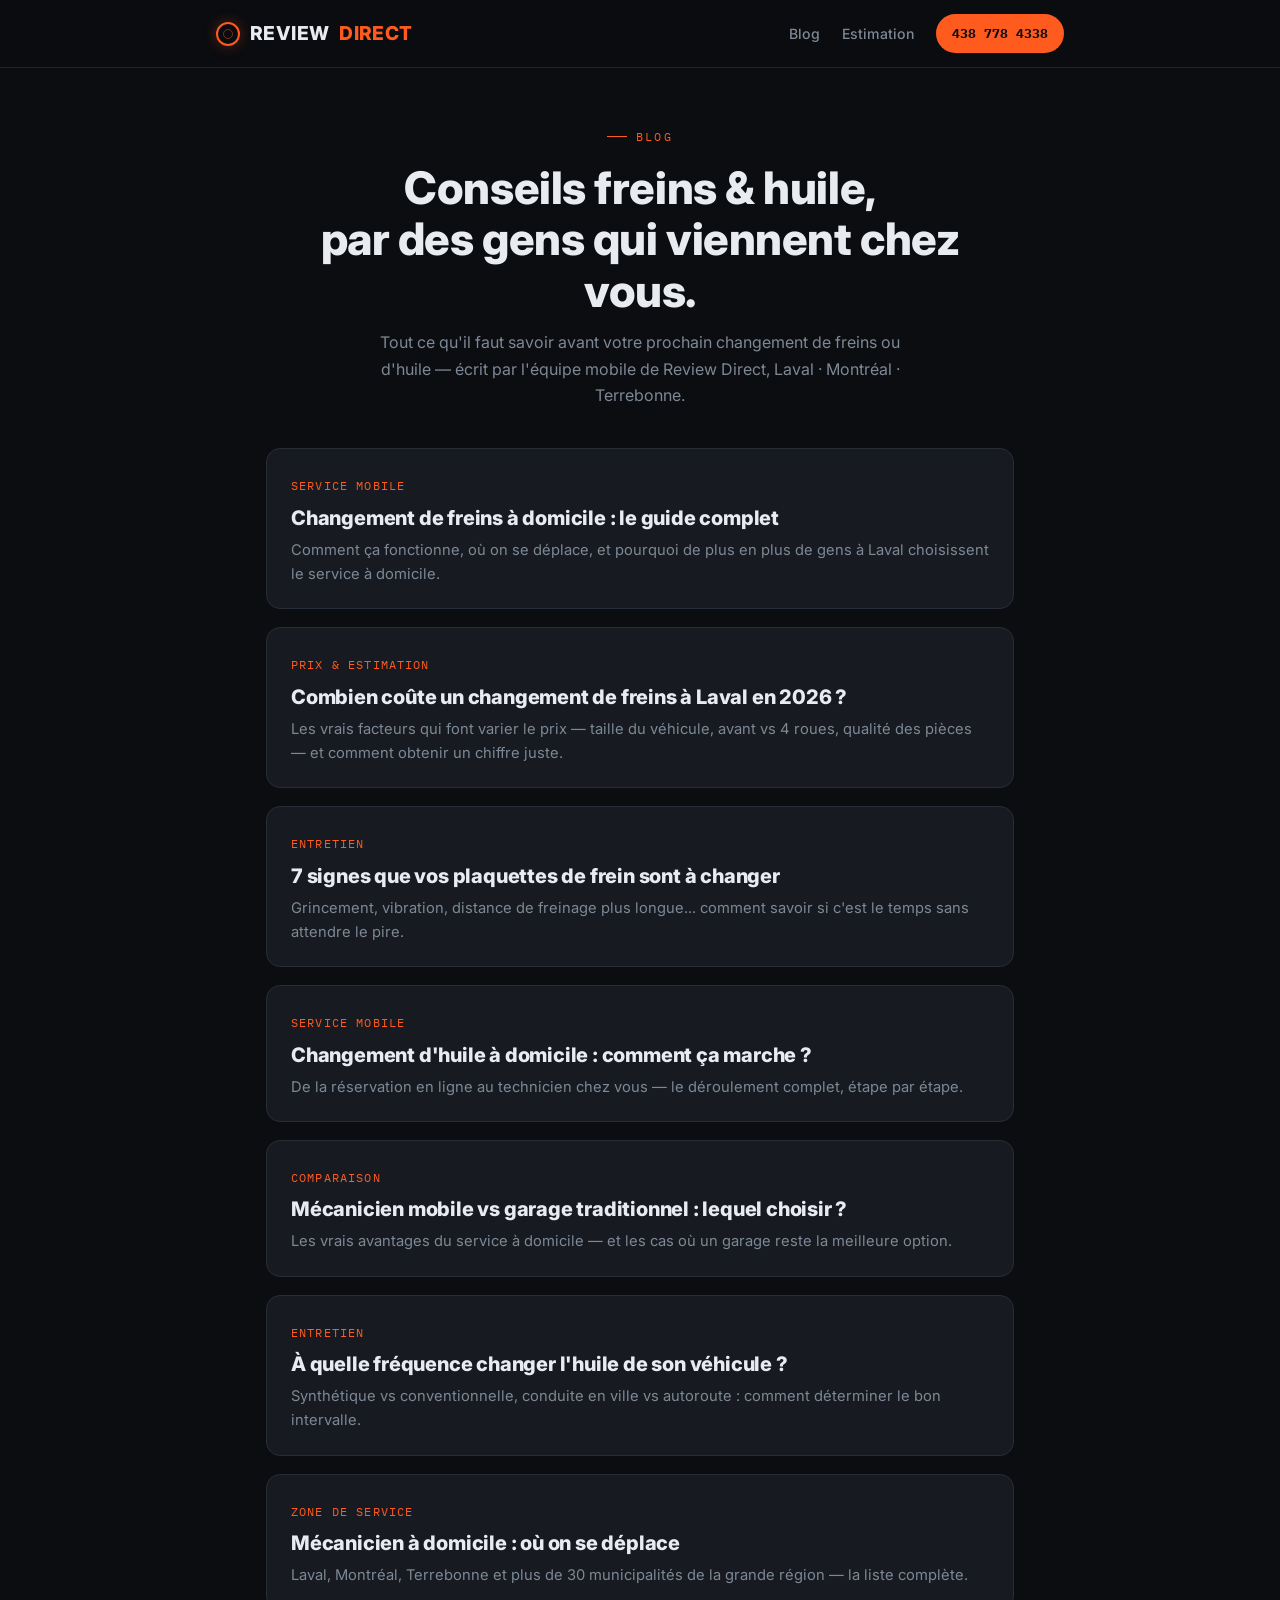
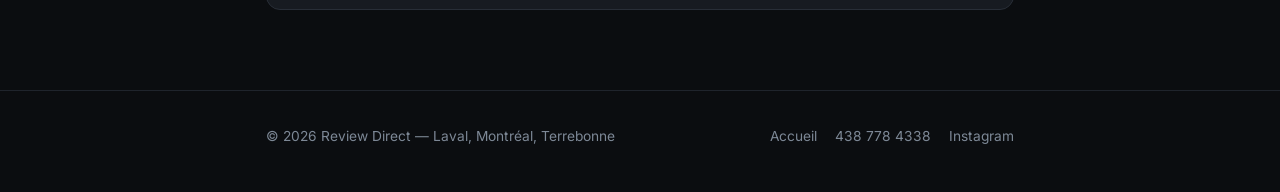
<file: blog/index.html>
<!DOCTYPE html>
<html lang="fr">
<head>
<meta charset="UTF-8">
<meta name="viewport" content="width=device-width, initial-scale=1.0">
<title>Blog | Review Direct — Conseils freins & huile à domicile</title>
<meta name="description" content="Conseils pratiques sur les freins et le changement d'huile pour votre véhicule, par l'équipe mobile de Review Direct à Laval, Montréal et Terrebonne.">
<meta name="robots" content="index, follow">
<link rel="canonical" href="https://reviewdirect.ca/blog/">
<meta name="theme-color" content="#0b0d10">
<meta property="og:type" content="website">
<meta property="og:site_name" content="Review Direct">
<meta property="og:locale" content="fr_CA">
<meta property="og:url" content="https://reviewdirect.ca/blog/">
<meta property="og:title" content="Blog | Review Direct">
<meta property="og:description" content="Conseils pratiques sur les freins et le changement d'huile, par l'équipe mobile de Review Direct.">
<link rel="preconnect" href="https://fonts.googleapis.com">
<link rel="preconnect" href="https://fonts.gstatic.com" crossorigin>
<link href="https://fonts.googleapis.com/css2?family=Inter:wght@400;500;600;700;800;900&family=IBM+Plex+Mono:wght@400;500;600;700&display=swap" rel="stylesheet">
<link rel="stylesheet" href="/blog/style.css">
</head>
<body>

<header>
  <div class="nav">
    <a href="/" class="logo"><span class="logo-mark"></span>Review <em>Direct</em></a>
    <nav class="nav-links">
      <a href="/blog/">Blog</a>
      <a href="/#estimation">Estimation</a>
      <a href="tel:4387784338" class="nav-call">438 778 4338</a>
    </nav>
  </div>
</header>

<main class="wrap">
  <div class="hub-hero">
    <span class="tag">Blog</span>
    <h1>Conseils freins & huile,<br>par des gens qui viennent chez vous.</h1>
    <p>Tout ce qu'il faut savoir avant votre prochain changement de freins ou d'huile — écrit par l'équipe mobile de Review Direct, Laval · Montréal · Terrebonne.</p>
  </div>

  <div class="post-grid">
    <a class="post-card" href="/blog/changement-de-freins-a-domicile.html">
      <span class="pc-tag">Service mobile</span>
      <h2>Changement de freins à domicile : le guide complet</h2>
      <p>Comment ça fonctionne, où on se déplace, et pourquoi de plus en plus de gens à Laval choisissent le service à domicile.</p>
    </a>
    <a class="post-card" href="/blog/combien-coute-changement-freins-laval.html">
      <span class="pc-tag">Prix & estimation</span>
      <h2>Combien coûte un changement de freins à Laval en 2026 ?</h2>
      <p>Les vrais facteurs qui font varier le prix — taille du véhicule, avant vs 4 roues, qualité des pièces — et comment obtenir un chiffre juste.</p>
    </a>
    <a class="post-card" href="/blog/signes-plaquettes-frein-usees.html">
      <span class="pc-tag">Entretien</span>
      <h2>7 signes que vos plaquettes de frein sont à changer</h2>
      <p>Grincement, vibration, distance de freinage plus longue... comment savoir si c'est le temps sans attendre le pire.</p>
    </a>
    <a class="post-card" href="/blog/changement-huile-domicile-comment-ca-marche.html">
      <span class="pc-tag">Service mobile</span>
      <h2>Changement d'huile à domicile : comment ça marche ?</h2>
      <p>De la réservation en ligne au technicien chez vous — le déroulement complet, étape par étape.</p>
    </a>
    <a class="post-card" href="/blog/mecanicien-mobile-vs-garage.html">
      <span class="pc-tag">Comparaison</span>
      <h2>Mécanicien mobile vs garage traditionnel : lequel choisir ?</h2>
      <p>Les vrais avantages du service à domicile — et les cas où un garage reste la meilleure option.</p>
    </a>
    <a class="post-card" href="/blog/frequence-changement-huile.html">
      <span class="pc-tag">Entretien</span>
      <h2>À quelle fréquence changer l'huile de son véhicule ?</h2>
      <p>Synthétique vs conventionnelle, conduite en ville vs autoroute : comment déterminer le bon intervalle.</p>
    </a>
    <a class="post-card" href="/blog/zones-desservies-mecanicien-domicile.html">
      <span class="pc-tag">Zone de service</span>
      <h2>Mécanicien à domicile : où on se déplace</h2>
      <p>Laval, Montréal, Terrebonne et plus de 30 municipalités de la grande région — la liste complète.</p>
    </a>
  </div>
</main>

<footer>
  <div class="wrap ft-row">
    <span>© 2026 Review Direct — Laval, Montréal, Terrebonne</span>
    <div style="display:flex;gap:18px;">
      <a href="/">Accueil</a>
      <a href="tel:4387784338">438 778 4338</a>
      <a href="https://www.instagram.com/514.450mobile/" target="_blank" rel="noopener noreferrer">Instagram</a>
    </div>
  </div>
</footer>

</body>
</html>
</file>
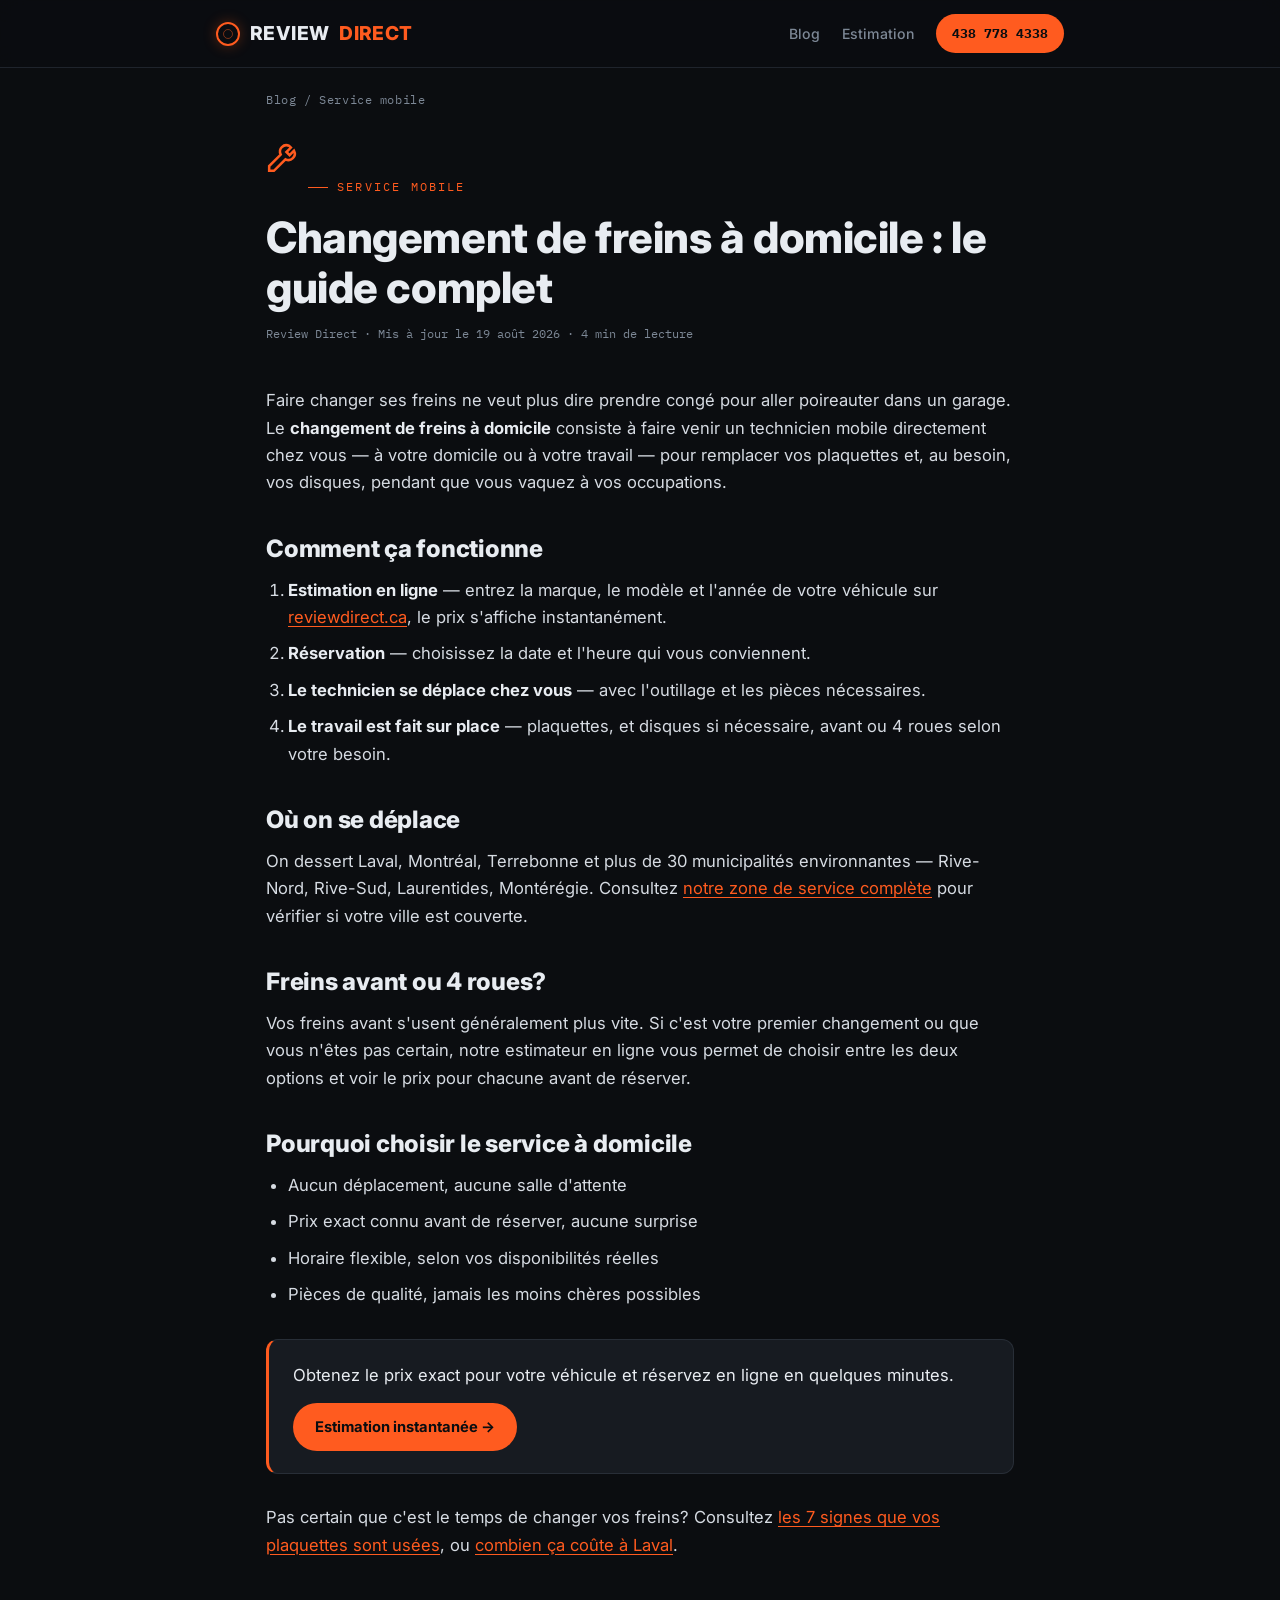
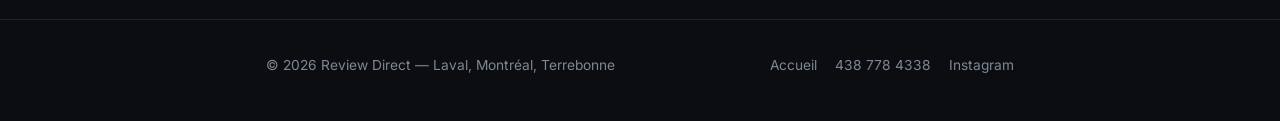
<file: blog/changement-de-freins-a-domicile.html>
<!DOCTYPE html>
<html lang="fr">
<head>
<meta charset="UTF-8">
<meta name="viewport" content="width=device-width, initial-scale=1.0">
<title>Changement de freins à domicile | Laval, Montréal, Terrebonne — Review Direct</title>
<meta name="description" content="Changement de freins à domicile : un technicien se déplace chez vous à Laval, Montréal, Terrebonne et 30+ municipalités. Estimation instantanée, réservation en ligne.">
<meta name="robots" content="index, follow">
<link rel="canonical" href="https://reviewdirect.ca/blog/changement-de-freins-a-domicile.html">
<meta name="theme-color" content="#0b0d10">
<meta property="og:type" content="article">
<meta property="og:site_name" content="Review Direct">
<meta property="og:locale" content="fr_CA">
<meta property="og:url" content="https://reviewdirect.ca/blog/changement-de-freins-a-domicile.html">
<meta property="og:title" content="Changement de freins à domicile | Review Direct">
<meta property="og:description" content="Un technicien se déplace chez vous pour changer vos freins — Laval, Montréal, Terrebonne et 30+ municipalités.">
<link rel="preconnect" href="https://fonts.googleapis.com">
<link rel="preconnect" href="https://fonts.gstatic.com" crossorigin>
<link href="https://fonts.googleapis.com/css2?family=Inter:wght@400;500;600;700;800;900&family=IBM+Plex+Mono:wght@400;500;600;700&display=swap" rel="stylesheet">
<link rel="stylesheet" href="/blog/style.css">
<script type="application/ld+json">
{
  "@context": "https://schema.org",
  "@type": "Article",
  "headline": "Changement de freins à domicile : le guide complet",
  "description": "Comment se déroule un changement de freins à domicile, ce qui est inclus, et pourquoi c'est une bonne option à Laval, Montréal et Terrebonne.",
  "author": {"@type":"Organization","name":"Review Direct"},
  "publisher": {"@type":"Organization","name":"Review Direct"},
  "datePublished": "2026-08-19",
  "dateModified": "2026-08-19",
  "mainEntityOfPage": "https://reviewdirect.ca/blog/changement-de-freins-a-domicile.html"
}
</script>
</head>
<body>

<header>
  <div class="nav">
    <a href="/" class="logo"><span class="logo-mark"></span>Review <em>Direct</em></a>
    <nav class="nav-links">
      <a href="/blog/">Blog</a>
      <a href="/#estimation">Estimation</a>
      <a href="tel:4387784338" class="nav-call">438 778 4338</a>
    </nav>
  </div>
</header>

<main class="wrap">
  <p class="crumb"><a href="/blog/">Blog</a> / Service mobile</p>

  <div class="art-hero">
    <svg class="art-icon" viewBox="0 0 24 24" fill="none" stroke="currentColor" stroke-width="1.6"><path d="M14.7 6.3a4 4 0 0 0-5.4 5.4L2 19v3h3l7.3-7.3a4 4 0 0 0 5.4-5.4l-2.8 2.8-2-2 2.8-2.8z"/></svg>
    <span class="tag">Service mobile</span>
    <h1>Changement de freins à domicile : le guide complet</h1>
    <p class="art-meta">Review Direct · Mis à jour le 19 août 2026 · 4 min de lecture</p>
  </div>

  <article class="art-body">
    <p>Faire changer ses freins ne veut plus dire prendre congé pour aller poireauter dans un garage. Le <strong>changement de freins à domicile</strong> consiste à faire venir un technicien mobile directement chez vous — à votre domicile ou à votre travail — pour remplacer vos plaquettes et, au besoin, vos disques, pendant que vous vaquez à vos occupations.</p>

    <h2>Comment ça fonctionne</h2>
    <ol>
      <li><strong>Estimation en ligne</strong> — entrez la marque, le modèle et l'année de votre véhicule sur <a class="inline-link" href="/#estimation">reviewdirect.ca</a>, le prix s'affiche instantanément.</li>
      <li><strong>Réservation</strong> — choisissez la date et l'heure qui vous conviennent.</li>
      <li><strong>Le technicien se déplace chez vous</strong> — avec l'outillage et les pièces nécessaires.</li>
      <li><strong>Le travail est fait sur place</strong> — plaquettes, et disques si nécessaire, avant ou 4 roues selon votre besoin.</li>
    </ol>

    <h2>Où on se déplace</h2>
    <p>On dessert Laval, Montréal, Terrebonne et plus de 30 municipalités environnantes — Rive-Nord, Rive-Sud, Laurentides, Montérégie. Consultez <a class="inline-link" href="/#zone">notre zone de service complète</a> pour vérifier si votre ville est couverte.</p>

    <h2>Freins avant ou 4 roues?</h2>
    <p>Vos freins avant s'usent généralement plus vite. Si c'est votre premier changement ou que vous n'êtes pas certain, notre estimateur en ligne vous permet de choisir entre les deux options et voir le prix pour chacune avant de réserver.</p>

    <h2>Pourquoi choisir le service à domicile</h2>
    <ul>
      <li>Aucun déplacement, aucune salle d'attente</li>
      <li>Prix exact connu avant de réserver, aucune surprise</li>
      <li>Horaire flexible, selon vos disponibilités réelles</li>
      <li>Pièces de qualité, jamais les moins chères possibles</li>
    </ul>

    <div class="callout">
      <p>Obtenez le prix exact pour votre véhicule et réservez en ligne en quelques minutes.</p>
      <a class="cta" href="/#estimation">Estimation instantanée →</a>
    </div>

    <p>Pas certain que c'est le temps de changer vos freins? Consultez <a class="inline-link" href="/blog/signes-plaquettes-frein-usees.html">les 7 signes que vos plaquettes sont usées</a>, ou <a class="inline-link" href="/blog/combien-coute-changement-freins-laval.html">combien ça coûte à Laval</a>.</p>
  </article>
</main>

<footer>
  <div class="wrap ft-row">
    <span>© 2026 Review Direct — Laval, Montréal, Terrebonne</span>
    <div style="display:flex;gap:18px;">
      <a href="/">Accueil</a>
      <a href="tel:4387784338">438 778 4338</a>
      <a href="https://www.instagram.com/514.450mobile/" target="_blank" rel="noopener noreferrer">Instagram</a>
    </div>
  </div>
</footer>

</body>
</html>
</file>
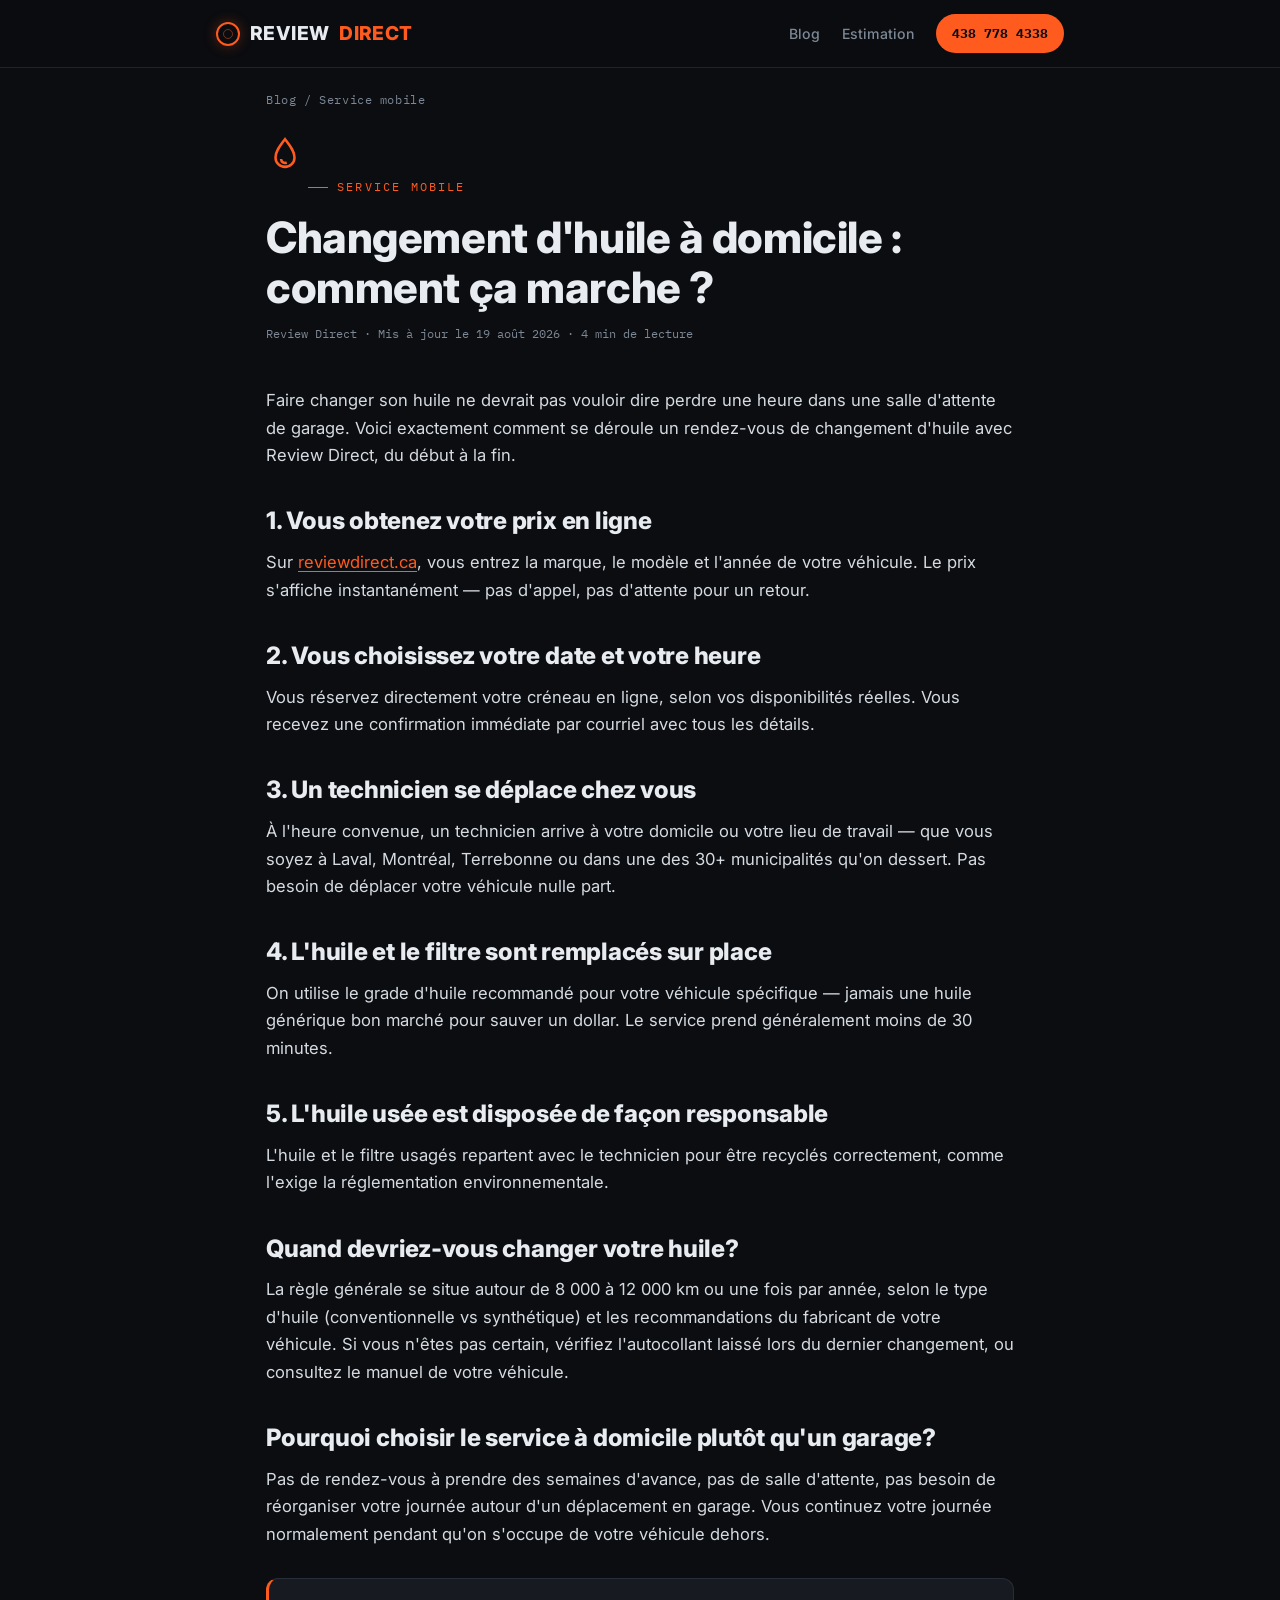
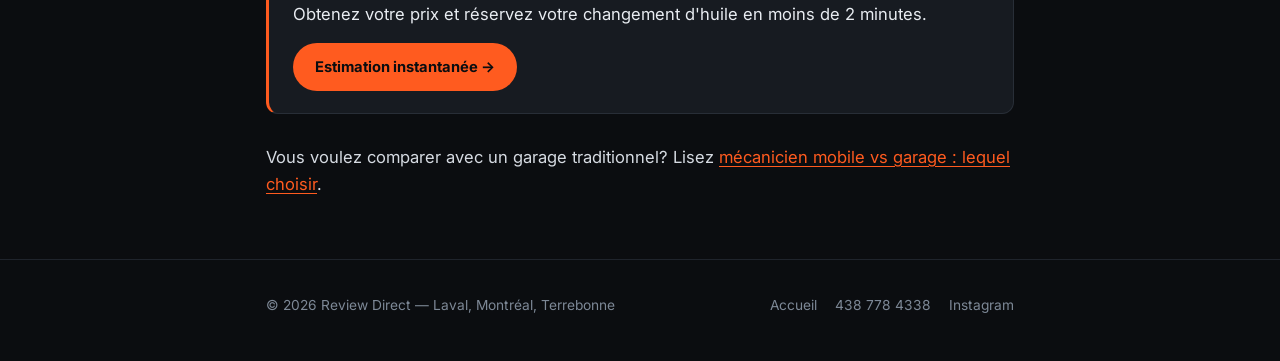
<file: blog/changement-huile-domicile-comment-ca-marche.html>
<!DOCTYPE html>
<html lang="fr">
<head>
<meta charset="UTF-8">
<meta name="viewport" content="width=device-width, initial-scale=1.0">
<title>Changement d'huile à domicile : comment ça marche ? | Review Direct</title>
<meta name="description" content="De la réservation en ligne au technicien chez vous : le déroulement complet d'un changement d'huile à domicile avec Review Direct, à Laval, Montréal et Terrebonne.">
<meta name="robots" content="index, follow">
<link rel="canonical" href="https://reviewdirect.ca/blog/changement-huile-domicile-comment-ca-marche.html">
<meta name="theme-color" content="#0b0d10">
<meta property="og:type" content="article">
<meta property="og:site_name" content="Review Direct">
<meta property="og:locale" content="fr_CA">
<meta property="og:url" content="https://reviewdirect.ca/blog/changement-huile-domicile-comment-ca-marche.html">
<meta property="og:title" content="Changement d'huile à domicile : comment ça marche ?">
<meta property="og:description" content="Le déroulement complet d'un changement d'huile à domicile — étape par étape.">
<link rel="preconnect" href="https://fonts.googleapis.com">
<link rel="preconnect" href="https://fonts.gstatic.com" crossorigin>
<link href="https://fonts.googleapis.com/css2?family=Inter:wght@400;500;600;700;800;900&family=IBM+Plex+Mono:wght@400;500;600;700&display=swap" rel="stylesheet">
<link rel="stylesheet" href="/blog/style.css">
<script type="application/ld+json">
{
  "@context": "https://schema.org",
  "@type": "Article",
  "headline": "Changement d'huile à domicile : comment ça marche ?",
  "description": "De la réservation en ligne au technicien chez vous : le déroulement complet d'un changement d'huile à domicile.",
  "author": {"@type":"Organization","name":"Review Direct"},
  "publisher": {"@type":"Organization","name":"Review Direct"},
  "datePublished": "2026-08-19",
  "dateModified": "2026-08-19",
  "mainEntityOfPage": "https://reviewdirect.ca/blog/changement-huile-domicile-comment-ca-marche.html"
}
</script>
</head>
<body>

<header>
  <div class="nav">
    <a href="/" class="logo"><span class="logo-mark"></span>Review <em>Direct</em></a>
    <nav class="nav-links">
      <a href="/blog/">Blog</a>
      <a href="/#estimation">Estimation</a>
      <a href="tel:4387784338" class="nav-call">438 778 4338</a>
    </nav>
  </div>
</header>

<main class="wrap">
  <p class="crumb"><a href="/blog/">Blog</a> / Service mobile</p>

  <div class="art-hero">
    <svg class="art-icon" viewBox="0 0 24 24" fill="none" stroke="currentColor" stroke-width="1.6"><path d="M12 2c-3 4-6 7.5-6 11.5A6 6 0 0 0 18 13.5C18 9.5 15 6 12 2z"/><path d="M9.5 14.5a2.5 2.5 0 0 0 3.6 2.24"/></svg>
    <span class="tag">Service mobile</span>
    <h1>Changement d'huile à domicile : comment ça marche ?</h1>
    <p class="art-meta">Review Direct · Mis à jour le 19 août 2026 · 4 min de lecture</p>
  </div>

  <article class="art-body">
    <p>Faire changer son huile ne devrait pas vouloir dire perdre une heure dans une salle d'attente de garage. Voici exactement comment se déroule un rendez-vous de changement d'huile avec Review Direct, du début à la fin.</p>

    <h2>1. Vous obtenez votre prix en ligne</h2>
    <p>Sur <a class="inline-link" href="/#estimation">reviewdirect.ca</a>, vous entrez la marque, le modèle et l'année de votre véhicule. Le prix s'affiche instantanément — pas d'appel, pas d'attente pour un retour.</p>

    <h2>2. Vous choisissez votre date et votre heure</h2>
    <p>Vous réservez directement votre créneau en ligne, selon vos disponibilités réelles. Vous recevez une confirmation immédiate par courriel avec tous les détails.</p>

    <h2>3. Un technicien se déplace chez vous</h2>
    <p>À l'heure convenue, un technicien arrive à votre domicile ou votre lieu de travail — que vous soyez à Laval, Montréal, Terrebonne ou dans une des 30+ municipalités qu'on dessert. Pas besoin de déplacer votre véhicule nulle part.</p>

    <h2>4. L'huile et le filtre sont remplacés sur place</h2>
    <p>On utilise le grade d'huile recommandé pour votre véhicule spécifique — jamais une huile générique bon marché pour sauver un dollar. Le service prend généralement moins de 30 minutes.</p>

    <h2>5. L'huile usée est disposée de façon responsable</h2>
    <p>L'huile et le filtre usagés repartent avec le technicien pour être recyclés correctement, comme l'exige la réglementation environnementale.</p>

    <h2>Quand devriez-vous changer votre huile?</h2>
    <p>La règle générale se situe autour de 8 000 à 12 000 km ou une fois par année, selon le type d'huile (conventionnelle vs synthétique) et les recommandations du fabricant de votre véhicule. Si vous n'êtes pas certain, vérifiez l'autocollant laissé lors du dernier changement, ou consultez le manuel de votre véhicule.</p>

    <h2>Pourquoi choisir le service à domicile plutôt qu'un garage?</h2>
    <p>Pas de rendez-vous à prendre des semaines d'avance, pas de salle d'attente, pas besoin de réorganiser votre journée autour d'un déplacement en garage. Vous continuez votre journée normalement pendant qu'on s'occupe de votre véhicule dehors.</p>

    <div class="callout">
      <p>Obtenez votre prix et réservez votre changement d'huile en moins de 2 minutes.</p>
      <a class="cta" href="/#estimation">Estimation instantanée →</a>
    </div>

    <p>Vous voulez comparer avec un garage traditionnel? Lisez <a class="inline-link" href="/blog/mecanicien-mobile-vs-garage.html">mécanicien mobile vs garage : lequel choisir</a>.</p>
  </article>
</main>

<footer>
  <div class="wrap ft-row">
    <span>© 2026 Review Direct — Laval, Montréal, Terrebonne</span>
    <div style="display:flex;gap:18px;">
      <a href="/">Accueil</a>
      <a href="tel:4387784338">438 778 4338</a>
      <a href="https://www.instagram.com/514.450mobile/" target="_blank" rel="noopener noreferrer">Instagram</a>
    </div>
  </div>
</footer>

</body>
</html>
</file>
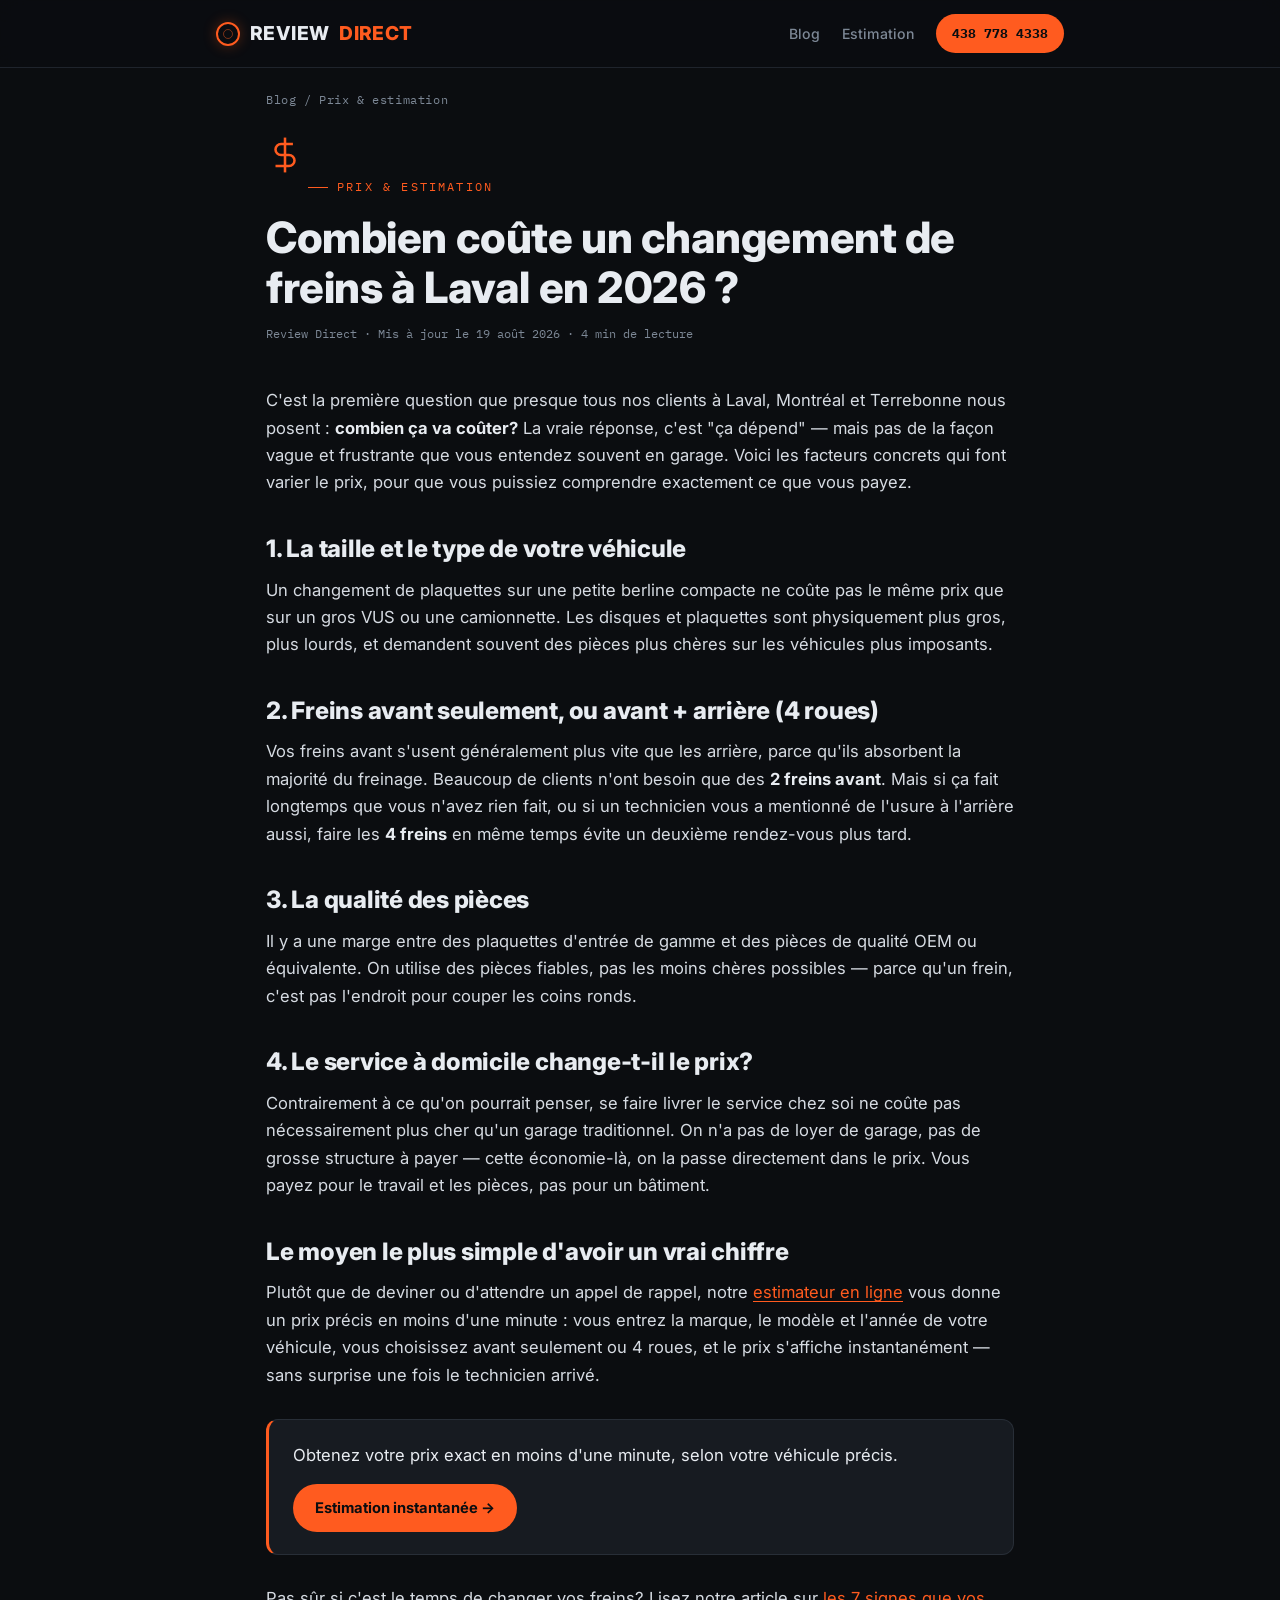
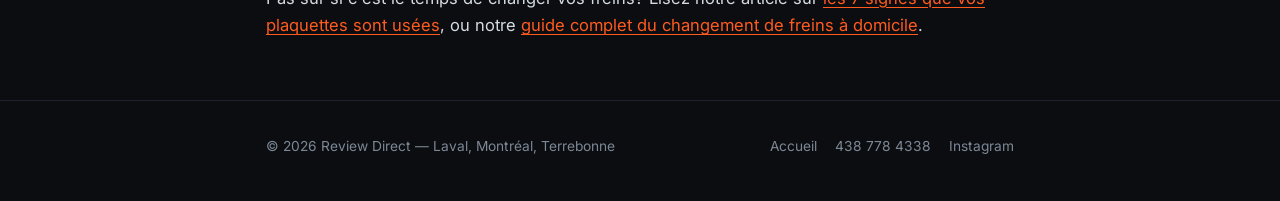
<file: blog/combien-coute-changement-freins-laval.html>
<!DOCTYPE html>
<html lang="fr">
<head>
<meta charset="UTF-8">
<meta name="viewport" content="width=device-width, initial-scale=1.0">
<title>Combien coûte un changement de freins à Laval en 2026 ? | Review Direct</title>
<meta name="description" content="Les vrais facteurs qui font varier le prix d'un changement de freins à Laval : taille du véhicule, avant vs 4 roues, qualité des pièces. Estimation instantanée en ligne.">
<meta name="robots" content="index, follow">
<link rel="canonical" href="https://reviewdirect.ca/blog/combien-coute-changement-freins-laval.html">
<meta name="theme-color" content="#0b0d10">
<meta property="og:type" content="article">
<meta property="og:site_name" content="Review Direct">
<meta property="og:locale" content="fr_CA">
<meta property="og:url" content="https://reviewdirect.ca/blog/combien-coute-changement-freins-laval.html">
<meta property="og:title" content="Combien coûte un changement de freins à Laval en 2026 ?">
<meta property="og:description" content="Les vrais facteurs qui font varier le prix d'un changement de freins à Laval, et comment obtenir un chiffre juste.">
<link rel="preconnect" href="https://fonts.googleapis.com">
<link rel="preconnect" href="https://fonts.gstatic.com" crossorigin>
<link href="https://fonts.googleapis.com/css2?family=Inter:wght@400;500;600;700;800;900&family=IBM+Plex+Mono:wght@400;500;600;700&display=swap" rel="stylesheet">
<link rel="stylesheet" href="/blog/style.css">
<script type="application/ld+json">
{
  "@context": "https://schema.org",
  "@type": "Article",
  "headline": "Combien coûte un changement de freins à Laval en 2026 ?",
  "description": "Les vrais facteurs qui font varier le prix d'un changement de freins à Laval : taille du véhicule, avant vs 4 roues, qualité des pièces.",
  "author": {"@type":"Organization","name":"Review Direct"},
  "publisher": {"@type":"Organization","name":"Review Direct"},
  "datePublished": "2026-08-19",
  "dateModified": "2026-08-19",
  "mainEntityOfPage": "https://reviewdirect.ca/blog/combien-coute-changement-freins-laval.html"
}
</script>
</head>
<body>

<header>
  <div class="nav">
    <a href="/" class="logo"><span class="logo-mark"></span>Review <em>Direct</em></a>
    <nav class="nav-links">
      <a href="/blog/">Blog</a>
      <a href="/#estimation">Estimation</a>
      <a href="tel:4387784338" class="nav-call">438 778 4338</a>
    </nav>
  </div>
</header>

<main class="wrap">
  <p class="crumb"><a href="/blog/">Blog</a> / Prix & estimation</p>

  <div class="art-hero">
    <svg class="art-icon" viewBox="0 0 24 24" fill="none" stroke="currentColor" stroke-width="1.6"><line x1="12" y1="1" x2="12" y2="23"/><path d="M17 5H9.5a3.5 3.5 0 0 0 0 7h5a3.5 3.5 0 0 1 0 7H6"/></svg>
    <span class="tag">Prix & estimation</span>
    <h1>Combien coûte un changement de freins à Laval en 2026 ?</h1>
    <p class="art-meta">Review Direct · Mis à jour le 19 août 2026 · 4 min de lecture</p>
  </div>

  <article class="art-body">
    <p>C'est la première question que presque tous nos clients à Laval, Montréal et Terrebonne nous posent : <strong>combien ça va coûter?</strong> La vraie réponse, c'est "ça dépend" — mais pas de la façon vague et frustrante que vous entendez souvent en garage. Voici les facteurs concrets qui font varier le prix, pour que vous puissiez comprendre exactement ce que vous payez.</p>

    <h2>1. La taille et le type de votre véhicule</h2>
    <p>Un changement de plaquettes sur une petite berline compacte ne coûte pas le même prix que sur un gros VUS ou une camionnette. Les disques et plaquettes sont physiquement plus gros, plus lourds, et demandent souvent des pièces plus chères sur les véhicules plus imposants.</p>

    <h2>2. Freins avant seulement, ou avant + arrière (4 roues)</h2>
    <p>Vos freins avant s'usent généralement plus vite que les arrière, parce qu'ils absorbent la majorité du freinage. Beaucoup de clients n'ont besoin que des <strong>2 freins avant</strong>. Mais si ça fait longtemps que vous n'avez rien fait, ou si un technicien vous a mentionné de l'usure à l'arrière aussi, faire les <strong>4 freins</strong> en même temps évite un deuxième rendez-vous plus tard.</p>

    <h2>3. La qualité des pièces</h2>
    <p>Il y a une marge entre des plaquettes d'entrée de gamme et des pièces de qualité OEM ou équivalente. On utilise des pièces fiables, pas les moins chères possibles — parce qu'un frein, c'est pas l'endroit pour couper les coins ronds.</p>

    <h2>4. Le service à domicile change-t-il le prix?</h2>
    <p>Contrairement à ce qu'on pourrait penser, se faire livrer le service chez soi ne coûte pas nécessairement plus cher qu'un garage traditionnel. On n'a pas de loyer de garage, pas de grosse structure à payer — cette économie-là, on la passe directement dans le prix. Vous payez pour le travail et les pièces, pas pour un bâtiment.</p>

    <h2>Le moyen le plus simple d'avoir un vrai chiffre</h2>
    <p>Plutôt que de deviner ou d'attendre un appel de rappel, notre <a class="inline-link" href="/#estimation">estimateur en ligne</a> vous donne un prix précis en moins d'une minute : vous entrez la marque, le modèle et l'année de votre véhicule, vous choisissez avant seulement ou 4 roues, et le prix s'affiche instantanément — sans surprise une fois le technicien arrivé.</p>

    <div class="callout">
      <p>Obtenez votre prix exact en moins d'une minute, selon votre véhicule précis.</p>
      <a class="cta" href="/#estimation">Estimation instantanée →</a>
    </div>

    <p>Pas sûr si c'est le temps de changer vos freins? Lisez notre article sur <a class="inline-link" href="/blog/signes-plaquettes-frein-usees.html">les 7 signes que vos plaquettes sont usées</a>, ou notre <a class="inline-link" href="/blog/changement-de-freins-a-domicile.html">guide complet du changement de freins à domicile</a>.</p>
  </article>
</main>

<footer>
  <div class="wrap ft-row">
    <span>© 2026 Review Direct — Laval, Montréal, Terrebonne</span>
    <div style="display:flex;gap:18px;">
      <a href="/">Accueil</a>
      <a href="tel:4387784338">438 778 4338</a>
      <a href="https://www.instagram.com/514.450mobile/" target="_blank" rel="noopener noreferrer">Instagram</a>
    </div>
  </div>
</footer>

</body>
</html>
</file>
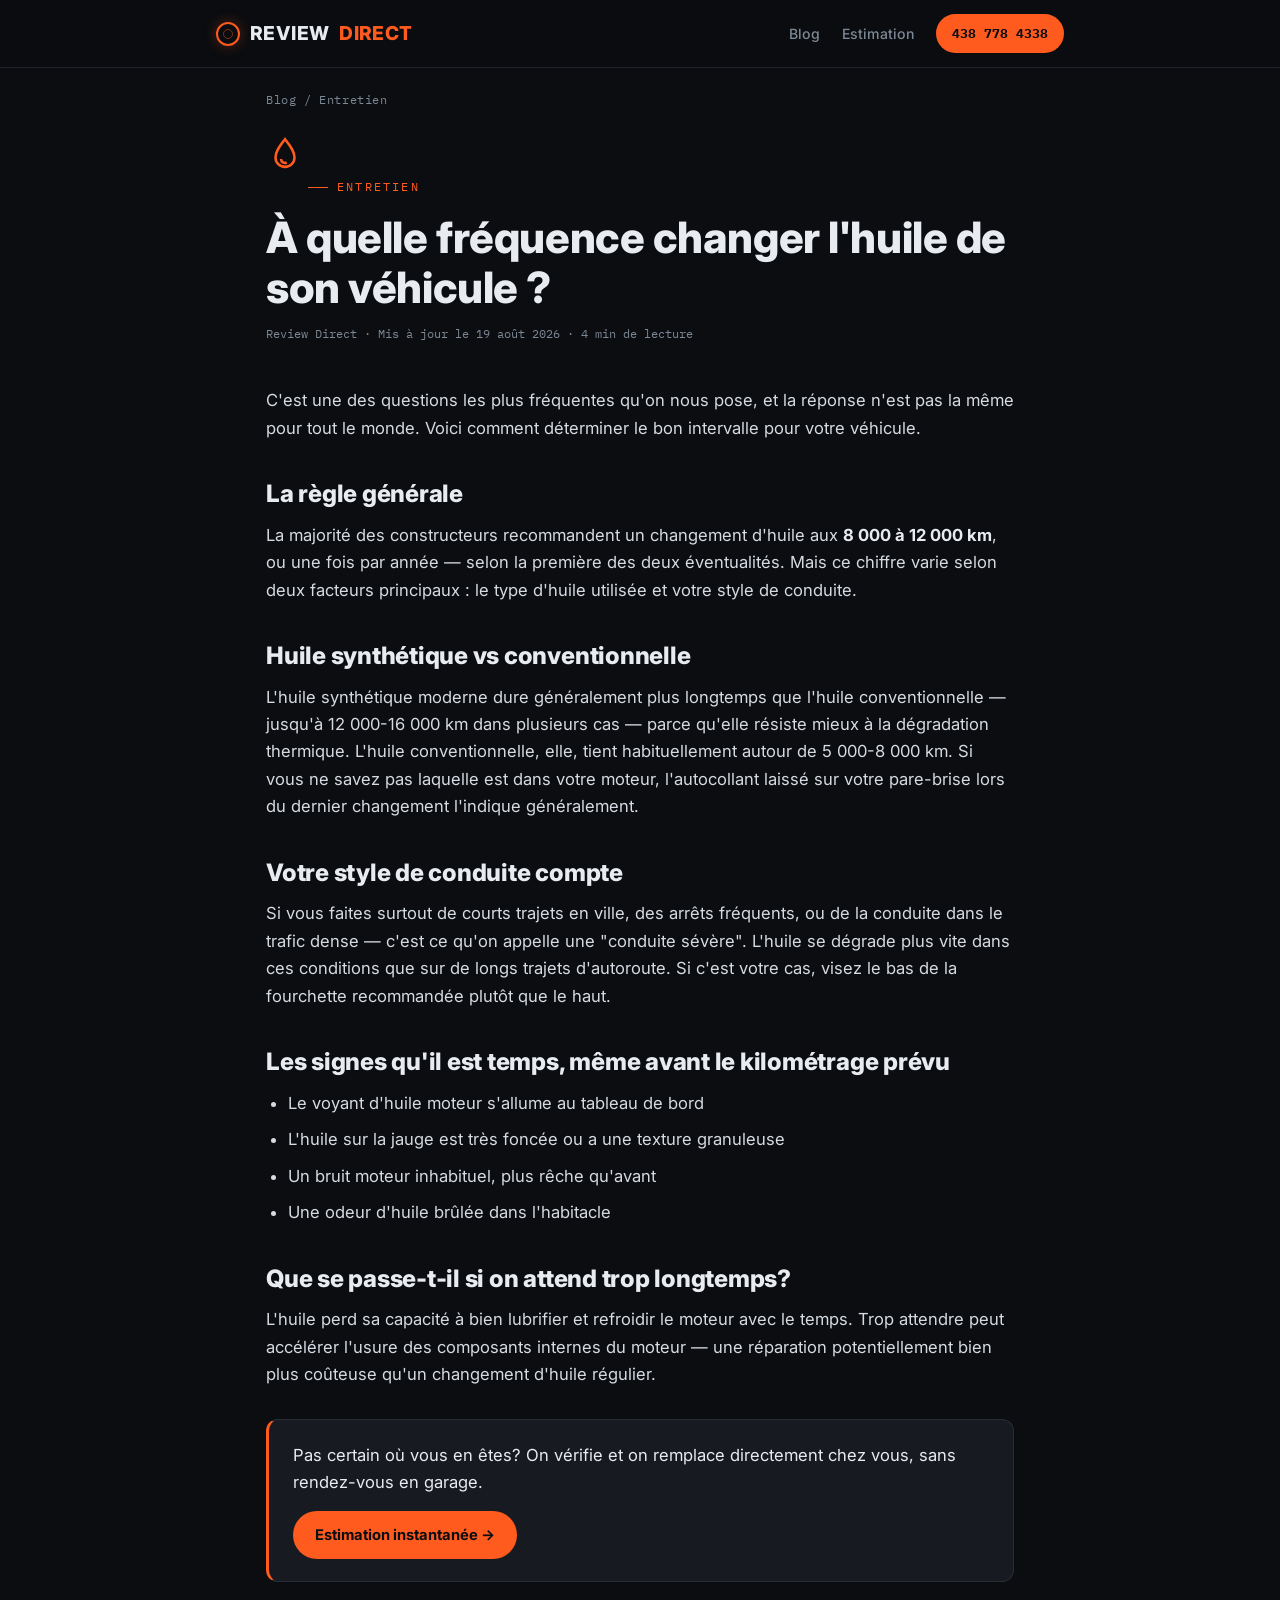
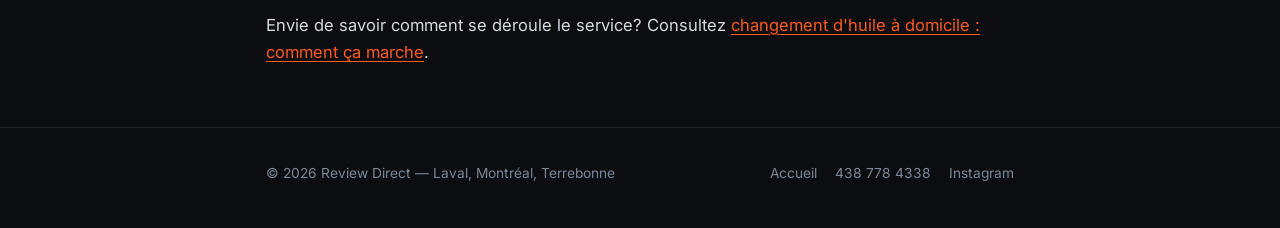
<file: blog/frequence-changement-huile.html>
<!DOCTYPE html>
<html lang="fr">
<head>
<meta charset="UTF-8">
<meta name="viewport" content="width=device-width, initial-scale=1.0">
<title>À quelle fréquence changer l'huile de son véhicule ? | Review Direct</title>
<meta name="description" content="Aux combien de km faut-il changer son huile moteur ? Huile synthétique vs conventionnelle, conduite en ville vs autoroute : le guide complet.">
<meta name="robots" content="index, follow">
<link rel="canonical" href="https://reviewdirect.ca/blog/frequence-changement-huile.html">
<meta name="theme-color" content="#0b0d10">
<meta property="og:type" content="article">
<meta property="og:site_name" content="Review Direct">
<meta property="og:locale" content="fr_CA">
<meta property="og:url" content="https://reviewdirect.ca/blog/frequence-changement-huile.html">
<meta property="og:title" content="À quelle fréquence changer l'huile de son véhicule ?">
<meta property="og:description" content="Aux combien de km faut-il changer son huile moteur ? Le guide complet.">
<link rel="preconnect" href="https://fonts.googleapis.com">
<link rel="preconnect" href="https://fonts.gstatic.com" crossorigin>
<link href="https://fonts.googleapis.com/css2?family=Inter:wght@400;500;600;700;800;900&family=IBM+Plex+Mono:wght@400;500;600;700&display=swap" rel="stylesheet">
<link rel="stylesheet" href="/blog/style.css">
<script type="application/ld+json">
{
  "@context": "https://schema.org",
  "@type": "Article",
  "headline": "À quelle fréquence changer l'huile de son véhicule ?",
  "description": "Aux combien de km faut-il changer son huile moteur ? Huile synthétique vs conventionnelle, conduite en ville vs autoroute.",
  "author": {"@type":"Organization","name":"Review Direct"},
  "publisher": {"@type":"Organization","name":"Review Direct"},
  "datePublished": "2026-08-19",
  "dateModified": "2026-08-19",
  "mainEntityOfPage": "https://reviewdirect.ca/blog/frequence-changement-huile.html"
}
</script>
</head>
<body>

<header>
  <div class="nav">
    <a href="/" class="logo"><span class="logo-mark"></span>Review <em>Direct</em></a>
    <nav class="nav-links">
      <a href="/blog/">Blog</a>
      <a href="/#estimation">Estimation</a>
      <a href="tel:4387784338" class="nav-call">438 778 4338</a>
    </nav>
  </div>
</header>

<main class="wrap">
  <p class="crumb"><a href="/blog/">Blog</a> / Entretien</p>

  <div class="art-hero">
    <svg class="art-icon" viewBox="0 0 24 24" fill="none" stroke="currentColor" stroke-width="1.6"><path d="M12 2c-3 4-6 7.5-6 11.5A6 6 0 0 0 18 13.5C18 9.5 15 6 12 2z"/><path d="M9.5 14.5a2.5 2.5 0 0 0 3.6 2.24"/></svg>
    <span class="tag">Entretien</span>
    <h1>À quelle fréquence changer l'huile de son véhicule ?</h1>
    <p class="art-meta">Review Direct · Mis à jour le 19 août 2026 · 4 min de lecture</p>
  </div>

  <article class="art-body">
    <p>C'est une des questions les plus fréquentes qu'on nous pose, et la réponse n'est pas la même pour tout le monde. Voici comment déterminer le bon intervalle pour votre véhicule.</p>

    <h2>La règle générale</h2>
    <p>La majorité des constructeurs recommandent un changement d'huile aux <strong>8 000 à 12 000 km</strong>, ou une fois par année — selon la première des deux éventualités. Mais ce chiffre varie selon deux facteurs principaux : le type d'huile utilisée et votre style de conduite.</p>

    <h2>Huile synthétique vs conventionnelle</h2>
    <p>L'huile synthétique moderne dure généralement plus longtemps que l'huile conventionnelle — jusqu'à 12 000-16 000 km dans plusieurs cas — parce qu'elle résiste mieux à la dégradation thermique. L'huile conventionnelle, elle, tient habituellement autour de 5 000-8 000 km. Si vous ne savez pas laquelle est dans votre moteur, l'autocollant laissé sur votre pare-brise lors du dernier changement l'indique généralement.</p>

    <h2>Votre style de conduite compte</h2>
    <p>Si vous faites surtout de courts trajets en ville, des arrêts fréquents, ou de la conduite dans le trafic dense — c'est ce qu'on appelle une "conduite sévère". L'huile se dégrade plus vite dans ces conditions que sur de longs trajets d'autoroute. Si c'est votre cas, visez le bas de la fourchette recommandée plutôt que le haut.</p>

    <h2>Les signes qu'il est temps, même avant le kilométrage prévu</h2>
    <ul>
      <li>Le voyant d'huile moteur s'allume au tableau de bord</li>
      <li>L'huile sur la jauge est très foncée ou a une texture granuleuse</li>
      <li>Un bruit moteur inhabituel, plus rêche qu'avant</li>
      <li>Une odeur d'huile brûlée dans l'habitacle</li>
    </ul>

    <h2>Que se passe-t-il si on attend trop longtemps?</h2>
    <p>L'huile perd sa capacité à bien lubrifier et refroidir le moteur avec le temps. Trop attendre peut accélérer l'usure des composants internes du moteur — une réparation potentiellement bien plus coûteuse qu'un changement d'huile régulier.</p>

    <div class="callout">
      <p>Pas certain où vous en êtes? On vérifie et on remplace directement chez vous, sans rendez-vous en garage.</p>
      <a class="cta" href="/#estimation">Estimation instantanée →</a>
    </div>

    <p>Envie de savoir comment se déroule le service? Consultez <a class="inline-link" href="/blog/changement-huile-domicile-comment-ca-marche.html">changement d'huile à domicile : comment ça marche</a>.</p>
  </article>
</main>

<footer>
  <div class="wrap ft-row">
    <span>© 2026 Review Direct — Laval, Montréal, Terrebonne</span>
    <div style="display:flex;gap:18px;">
      <a href="/">Accueil</a>
      <a href="tel:4387784338">438 778 4338</a>
      <a href="https://www.instagram.com/514.450mobile/" target="_blank" rel="noopener noreferrer">Instagram</a>
    </div>
  </div>
</footer>

</body>
</html>
</file>
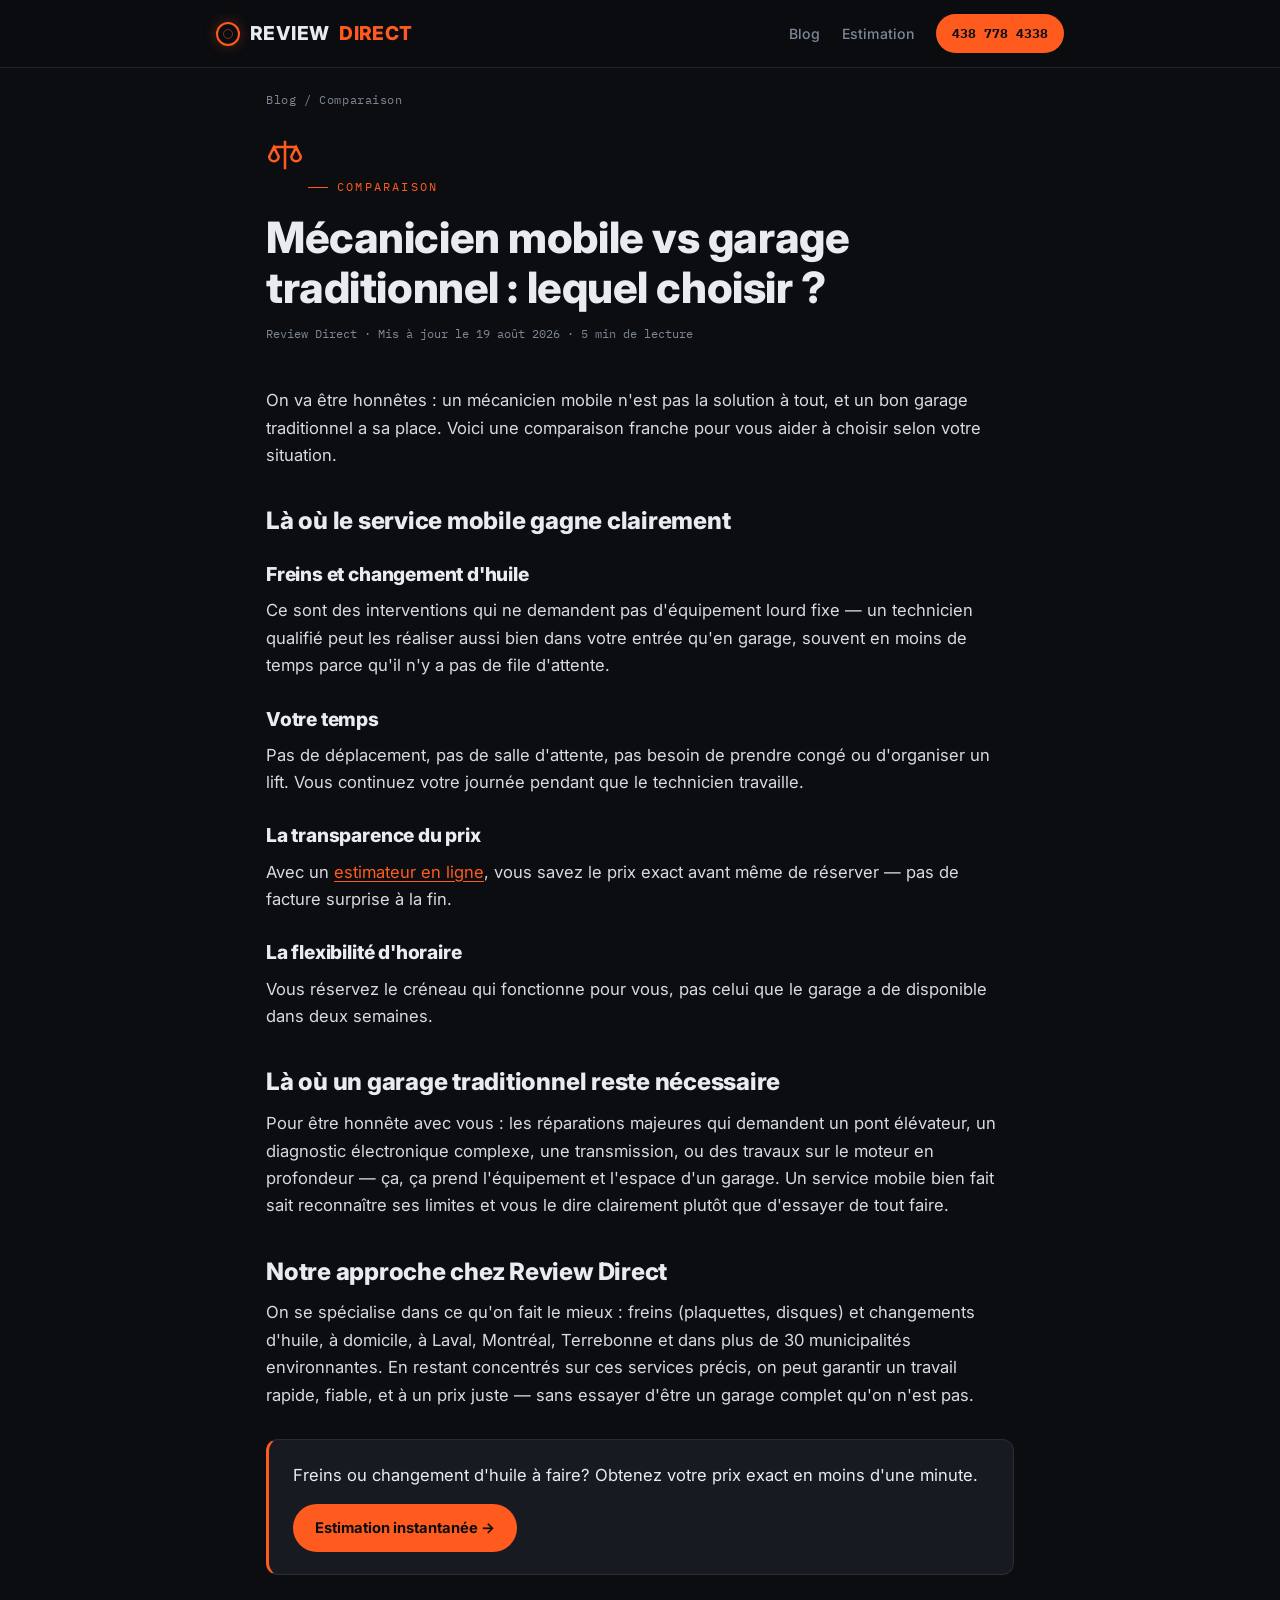
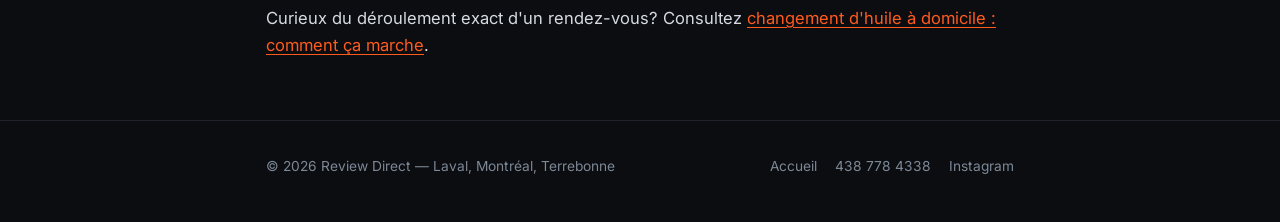
<file: blog/mecanicien-mobile-vs-garage.html>
<!DOCTYPE html>
<html lang="fr">
<head>
<meta charset="UTF-8">
<meta name="viewport" content="width=device-width, initial-scale=1.0">
<title>Mécanicien mobile vs garage traditionnel : lequel choisir ? | Review Direct</title>
<meta name="description" content="Les vrais avantages du service de mécanique mobile à domicile — et les cas où un garage traditionnel reste la meilleure option.">
<meta name="robots" content="index, follow">
<link rel="canonical" href="https://reviewdirect.ca/blog/mecanicien-mobile-vs-garage.html">
<meta name="theme-color" content="#0b0d10">
<meta property="og:type" content="article">
<meta property="og:site_name" content="Review Direct">
<meta property="og:locale" content="fr_CA">
<meta property="og:url" content="https://reviewdirect.ca/blog/mecanicien-mobile-vs-garage.html">
<meta property="og:title" content="Mécanicien mobile vs garage traditionnel : lequel choisir ?">
<meta property="og:description" content="Les vrais avantages du service à domicile — et les cas où un garage reste la meilleure option.">
<link rel="preconnect" href="https://fonts.googleapis.com">
<link rel="preconnect" href="https://fonts.gstatic.com" crossorigin>
<link href="https://fonts.googleapis.com/css2?family=Inter:wght@400;500;600;700;800;900&family=IBM+Plex+Mono:wght@400;500;600;700&display=swap" rel="stylesheet">
<link rel="stylesheet" href="/blog/style.css">
<script type="application/ld+json">
{
  "@context": "https://schema.org",
  "@type": "Article",
  "headline": "Mécanicien mobile vs garage traditionnel : lequel choisir ?",
  "description": "Les vrais avantages du service de mécanique mobile à domicile, et les cas où un garage traditionnel reste la meilleure option.",
  "author": {"@type":"Organization","name":"Review Direct"},
  "publisher": {"@type":"Organization","name":"Review Direct"},
  "datePublished": "2026-08-19",
  "dateModified": "2026-08-19",
  "mainEntityOfPage": "https://reviewdirect.ca/blog/mecanicien-mobile-vs-garage.html"
}
</script>
</head>
<body>

<header>
  <div class="nav">
    <a href="/" class="logo"><span class="logo-mark"></span>Review <em>Direct</em></a>
    <nav class="nav-links">
      <a href="/blog/">Blog</a>
      <a href="/#estimation">Estimation</a>
      <a href="tel:4387784338" class="nav-call">438 778 4338</a>
    </nav>
  </div>
</header>

<main class="wrap">
  <p class="crumb"><a href="/blog/">Blog</a> / Comparaison</p>

  <div class="art-hero">
    <svg class="art-icon" viewBox="0 0 24 24" fill="none" stroke="currentColor" stroke-width="1.6"><path d="M12 3v18M5 7l-3 6a3 3 0 0 0 6 0l-3-6zM19 7l-3 6a3 3 0 0 0 6 0l-3-6zM5 7h14"/></svg>
    <span class="tag">Comparaison</span>
    <h1>Mécanicien mobile vs garage traditionnel : lequel choisir ?</h1>
    <p class="art-meta">Review Direct · Mis à jour le 19 août 2026 · 5 min de lecture</p>
  </div>

  <article class="art-body">
    <p>On va être honnêtes : un mécanicien mobile n'est pas la solution à tout, et un bon garage traditionnel a sa place. Voici une comparaison franche pour vous aider à choisir selon votre situation.</p>

    <h2>Là où le service mobile gagne clairement</h2>
    <h3>Freins et changement d'huile</h3>
    <p>Ce sont des interventions qui ne demandent pas d'équipement lourd fixe — un technicien qualifié peut les réaliser aussi bien dans votre entrée qu'en garage, souvent en moins de temps parce qu'il n'y a pas de file d'attente.</p>
    <h3>Votre temps</h3>
    <p>Pas de déplacement, pas de salle d'attente, pas besoin de prendre congé ou d'organiser un lift. Vous continuez votre journée pendant que le technicien travaille.</p>
    <h3>La transparence du prix</h3>
    <p>Avec un <a class="inline-link" href="/#estimation">estimateur en ligne</a>, vous savez le prix exact avant même de réserver — pas de facture surprise à la fin.</p>
    <h3>La flexibilité d'horaire</h3>
    <p>Vous réservez le créneau qui fonctionne pour vous, pas celui que le garage a de disponible dans deux semaines.</p>

    <h2>Là où un garage traditionnel reste nécessaire</h2>
    <p>Pour être honnête avec vous : les réparations majeures qui demandent un pont élévateur, un diagnostic électronique complexe, une transmission, ou des travaux sur le moteur en profondeur — ça, ça prend l'équipement et l'espace d'un garage. Un service mobile bien fait sait reconnaître ses limites et vous le dire clairement plutôt que d'essayer de tout faire.</p>

    <h2>Notre approche chez Review Direct</h2>
    <p>On se spécialise dans ce qu'on fait le mieux : freins (plaquettes, disques) et changements d'huile, à domicile, à Laval, Montréal, Terrebonne et dans plus de 30 municipalités environnantes. En restant concentrés sur ces services précis, on peut garantir un travail rapide, fiable, et à un prix juste — sans essayer d'être un garage complet qu'on n'est pas.</p>

    <div class="callout">
      <p>Freins ou changement d'huile à faire? Obtenez votre prix exact en moins d'une minute.</p>
      <a class="cta" href="/#estimation">Estimation instantanée →</a>
    </div>

    <p>Curieux du déroulement exact d'un rendez-vous? Consultez <a class="inline-link" href="/blog/changement-huile-domicile-comment-ca-marche.html">changement d'huile à domicile : comment ça marche</a>.</p>
  </article>
</main>

<footer>
  <div class="wrap ft-row">
    <span>© 2026 Review Direct — Laval, Montréal, Terrebonne</span>
    <div style="display:flex;gap:18px;">
      <a href="/">Accueil</a>
      <a href="tel:4387784338">438 778 4338</a>
      <a href="https://www.instagram.com/514.450mobile/" target="_blank" rel="noopener noreferrer">Instagram</a>
    </div>
  </div>
</footer>

</body>
</html>
</file>
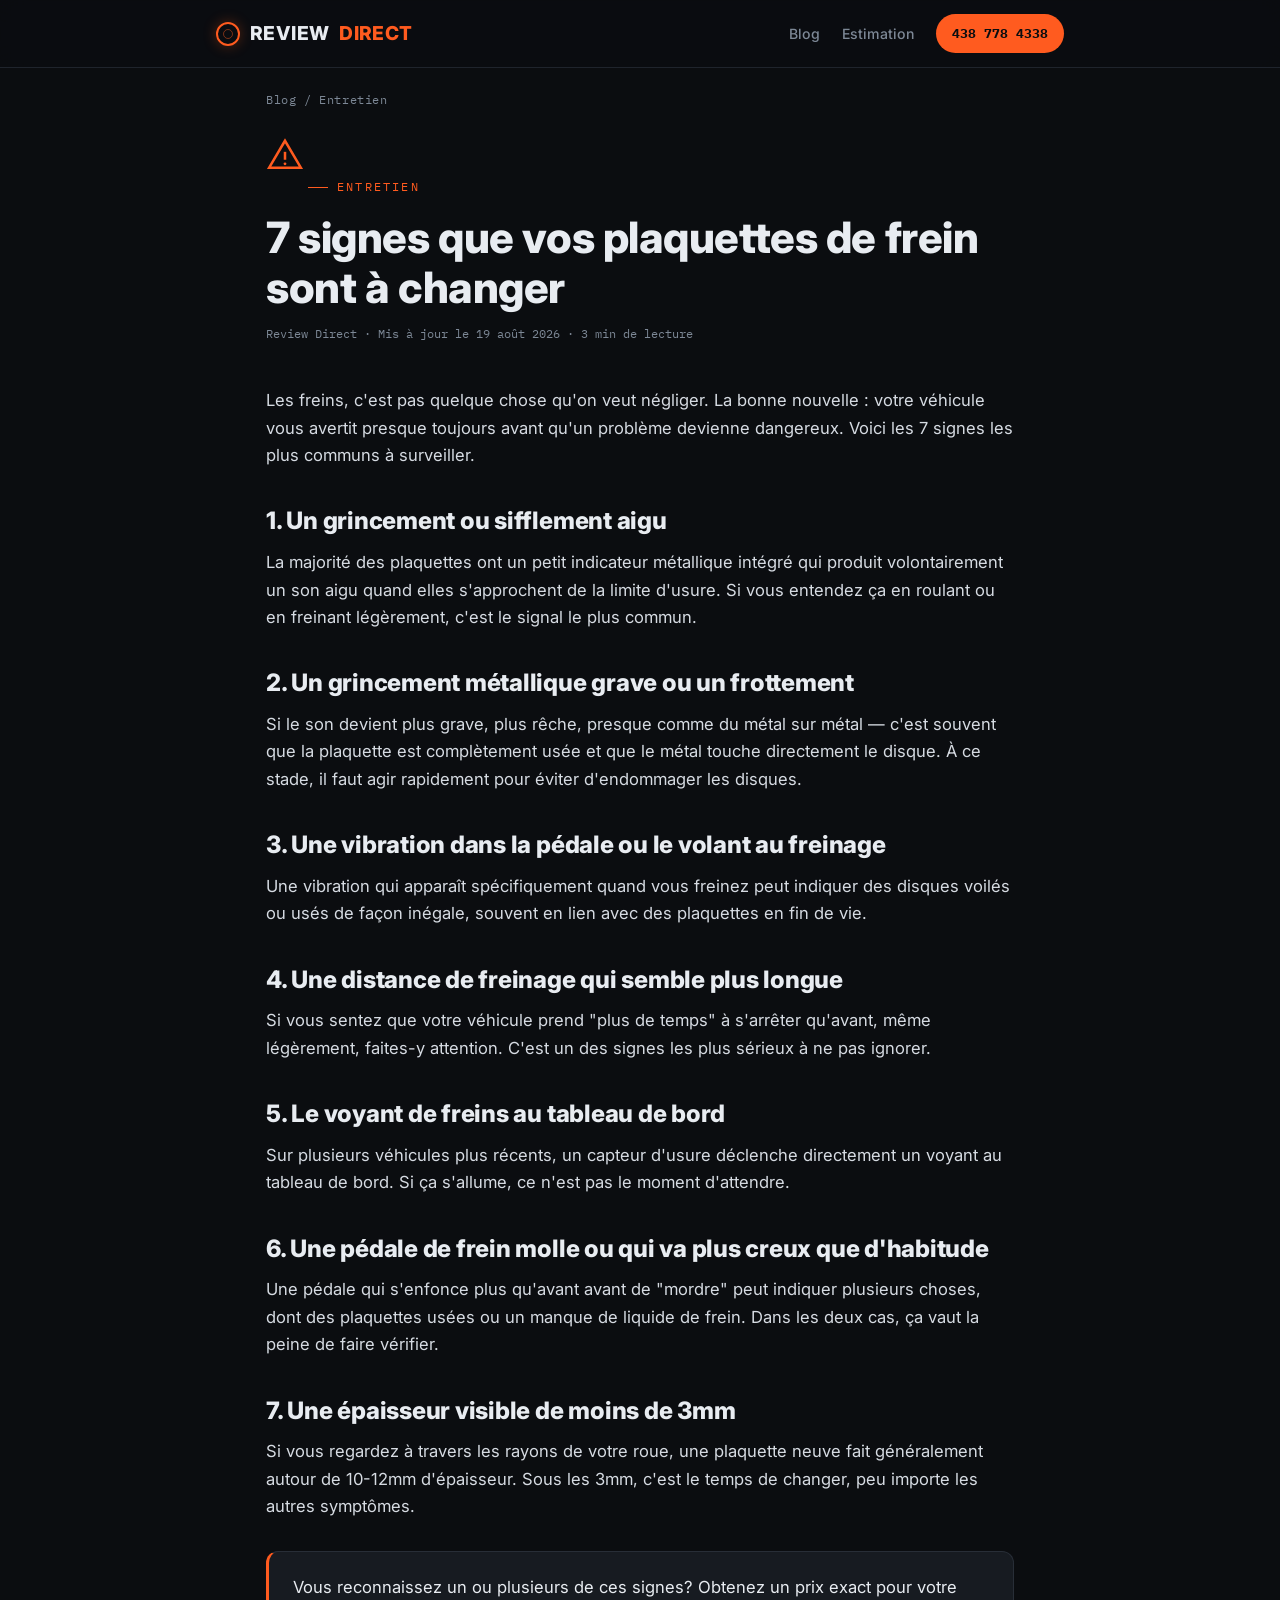
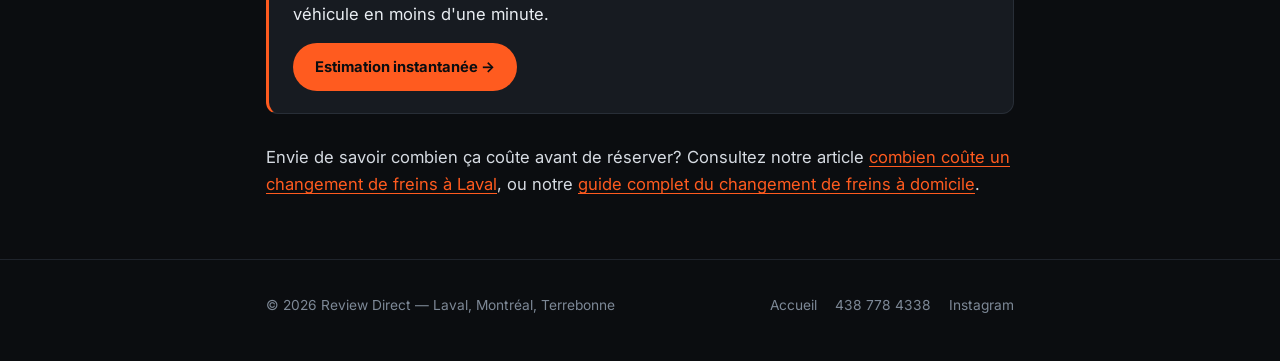
<file: blog/signes-plaquettes-frein-usees.html>
<!DOCTYPE html>
<html lang="fr">
<head>
<meta charset="UTF-8">
<meta name="viewport" content="width=device-width, initial-scale=1.0">
<title>7 signes que vos plaquettes de frein sont à changer | Review Direct</title>
<meta name="description" content="Grincement, vibration, distance de freinage plus longue... 7 signes qui indiquent que vos plaquettes de frein sont usées et qu'il est temps de les changer.">
<meta name="robots" content="index, follow">
<link rel="canonical" href="https://reviewdirect.ca/blog/signes-plaquettes-frein-usees.html">
<meta name="theme-color" content="#0b0d10">
<meta property="og:type" content="article">
<meta property="og:site_name" content="Review Direct">
<meta property="og:locale" content="fr_CA">
<meta property="og:url" content="https://reviewdirect.ca/blog/signes-plaquettes-frein-usees.html">
<meta property="og:title" content="7 signes que vos plaquettes de frein sont à changer">
<meta property="og:description" content="Grincement, vibration, distance de freinage plus longue... comment savoir si c'est le temps sans attendre le pire.">
<link rel="preconnect" href="https://fonts.googleapis.com">
<link rel="preconnect" href="https://fonts.gstatic.com" crossorigin>
<link href="https://fonts.googleapis.com/css2?family=Inter:wght@400;500;600;700;800;900&family=IBM+Plex+Mono:wght@400;500;600;700&display=swap" rel="stylesheet">
<link rel="stylesheet" href="/blog/style.css">
<script type="application/ld+json">
{
  "@context": "https://schema.org",
  "@type": "Article",
  "headline": "7 signes que vos plaquettes de frein sont à changer",
  "description": "Grincement, vibration, distance de freinage plus longue... 7 signes qui indiquent que vos plaquettes de frein sont usées.",
  "author": {"@type":"Organization","name":"Review Direct"},
  "publisher": {"@type":"Organization","name":"Review Direct"},
  "datePublished": "2026-08-19",
  "dateModified": "2026-08-19",
  "mainEntityOfPage": "https://reviewdirect.ca/blog/signes-plaquettes-frein-usees.html"
}
</script>
</head>
<body>

<header>
  <div class="nav">
    <a href="/" class="logo"><span class="logo-mark"></span>Review <em>Direct</em></a>
    <nav class="nav-links">
      <a href="/blog/">Blog</a>
      <a href="/#estimation">Estimation</a>
      <a href="tel:4387784338" class="nav-call">438 778 4338</a>
    </nav>
  </div>
</header>

<main class="wrap">
  <p class="crumb"><a href="/blog/">Blog</a> / Entretien</p>

  <div class="art-hero">
    <svg class="art-icon" viewBox="0 0 24 24" fill="none" stroke="currentColor" stroke-width="1.6"><path d="M12 3 2 20h20L12 3z"/><line x1="12" y1="10" x2="12" y2="15"/><circle cx="12" cy="17.6" r="0.9" fill="currentColor" stroke="none"/></svg>
    <span class="tag">Entretien</span>
    <h1>7 signes que vos plaquettes de frein sont à changer</h1>
    <p class="art-meta">Review Direct · Mis à jour le 19 août 2026 · 3 min de lecture</p>
  </div>

  <article class="art-body">
    <p>Les freins, c'est pas quelque chose qu'on veut négliger. La bonne nouvelle : votre véhicule vous avertit presque toujours avant qu'un problème devienne dangereux. Voici les 7 signes les plus communs à surveiller.</p>

    <h2>1. Un grincement ou sifflement aigu</h2>
    <p>La majorité des plaquettes ont un petit indicateur métallique intégré qui produit volontairement un son aigu quand elles s'approchent de la limite d'usure. Si vous entendez ça en roulant ou en freinant légèrement, c'est le signal le plus commun.</p>

    <h2>2. Un grincement métallique grave ou un frottement</h2>
    <p>Si le son devient plus grave, plus rêche, presque comme du métal sur métal — c'est souvent que la plaquette est complètement usée et que le métal touche directement le disque. À ce stade, il faut agir rapidement pour éviter d'endommager les disques.</p>

    <h2>3. Une vibration dans la pédale ou le volant au freinage</h2>
    <p>Une vibration qui apparaît spécifiquement quand vous freinez peut indiquer des disques voilés ou usés de façon inégale, souvent en lien avec des plaquettes en fin de vie.</p>

    <h2>4. Une distance de freinage qui semble plus longue</h2>
    <p>Si vous sentez que votre véhicule prend "plus de temps" à s'arrêter qu'avant, même légèrement, faites-y attention. C'est un des signes les plus sérieux à ne pas ignorer.</p>

    <h2>5. Le voyant de freins au tableau de bord</h2>
    <p>Sur plusieurs véhicules plus récents, un capteur d'usure déclenche directement un voyant au tableau de bord. Si ça s'allume, ce n'est pas le moment d'attendre.</p>

    <h2>6. Une pédale de frein molle ou qui va plus creux que d'habitude</h2>
    <p>Une pédale qui s'enfonce plus qu'avant avant de "mordre" peut indiquer plusieurs choses, dont des plaquettes usées ou un manque de liquide de frein. Dans les deux cas, ça vaut la peine de faire vérifier.</p>

    <h2>7. Une épaisseur visible de moins de 3mm</h2>
    <p>Si vous regardez à travers les rayons de votre roue, une plaquette neuve fait généralement autour de 10-12mm d'épaisseur. Sous les 3mm, c'est le temps de changer, peu importe les autres symptômes.</p>

    <div class="callout">
      <p>Vous reconnaissez un ou plusieurs de ces signes? Obtenez un prix exact pour votre véhicule en moins d'une minute.</p>
      <a class="cta" href="/#estimation">Estimation instantanée →</a>
    </div>

    <p>Envie de savoir combien ça coûte avant de réserver? Consultez notre article <a class="inline-link" href="/blog/combien-coute-changement-freins-laval.html">combien coûte un changement de freins à Laval</a>, ou notre <a class="inline-link" href="/blog/changement-de-freins-a-domicile.html">guide complet du changement de freins à domicile</a>.</p>
  </article>
</main>

<footer>
  <div class="wrap ft-row">
    <span>© 2026 Review Direct — Laval, Montréal, Terrebonne</span>
    <div style="display:flex;gap:18px;">
      <a href="/">Accueil</a>
      <a href="tel:4387784338">438 778 4338</a>
      <a href="https://www.instagram.com/514.450mobile/" target="_blank" rel="noopener noreferrer">Instagram</a>
    </div>
  </div>
</footer>

</body>
</html>
</file>
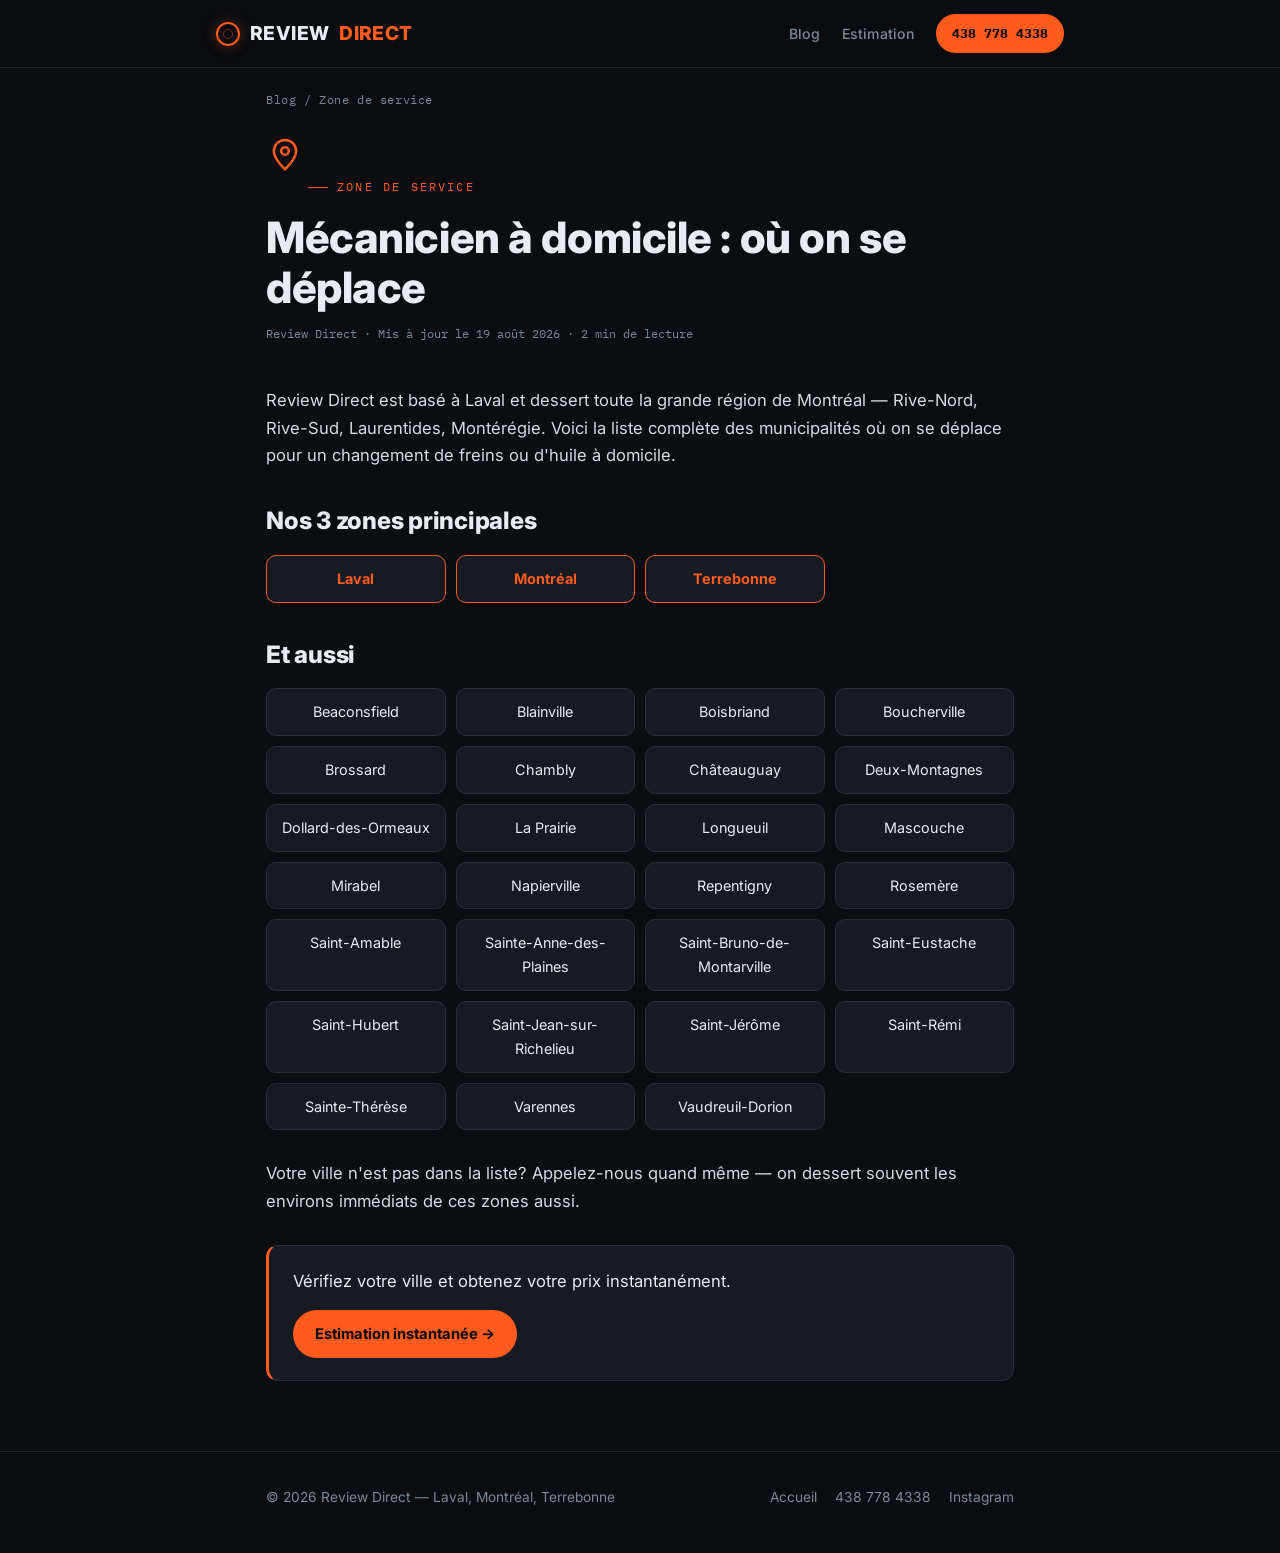
<file: blog/zones-desservies-mecanicien-domicile.html>
<!DOCTYPE html>
<html lang="fr">
<head>
<meta charset="UTF-8">
<meta name="viewport" content="width=device-width, initial-scale=1.0">
<title>Mécanicien à domicile : zones desservies | Laval, Montréal, Terrebonne + 30 villes</title>
<meta name="description" content="Review Direct dessert Laval, Montréal, Terrebonne et plus de 30 municipalités de la grande région pour les changements de freins et d'huile à domicile.">
<meta name="robots" content="index, follow">
<link rel="canonical" href="https://reviewdirect.ca/blog/zones-desservies-mecanicien-domicile.html">
<meta name="theme-color" content="#0b0d10">
<meta property="og:type" content="article">
<meta property="og:site_name" content="Review Direct">
<meta property="og:locale" content="fr_CA">
<meta property="og:url" content="https://reviewdirect.ca/blog/zones-desservies-mecanicien-domicile.html">
<meta property="og:title" content="Mécanicien à domicile : zones desservies">
<meta property="og:description" content="Laval, Montréal, Terrebonne et plus de 30 municipalités desservies.">
<link rel="preconnect" href="https://fonts.googleapis.com">
<link rel="preconnect" href="https://fonts.gstatic.com" crossorigin>
<link href="https://fonts.googleapis.com/css2?family=Inter:wght@400;500;600;700;800;900&family=IBM+Plex+Mono:wght@400;500;600;700&display=swap" rel="stylesheet">
<link rel="stylesheet" href="/blog/style.css">
<script type="application/ld+json">
{
  "@context": "https://schema.org",
  "@type": "Article",
  "headline": "Mécanicien à domicile : zones desservies",
  "description": "Laval, Montréal, Terrebonne et plus de 30 municipalités de la grande région desservies pour les changements de freins et d'huile à domicile.",
  "author": {"@type":"Organization","name":"Review Direct"},
  "publisher": {"@type":"Organization","name":"Review Direct"},
  "datePublished": "2026-08-19",
  "dateModified": "2026-08-19",
  "mainEntityOfPage": "https://reviewdirect.ca/blog/zones-desservies-mecanicien-domicile.html"
}
</script>
<style>
.city-grid{display:grid;grid-template-columns:repeat(auto-fill,minmax(150px,1fr));gap:10px;margin:20px 0 30px;}
.city-chip{background:var(--panel);border:1px solid var(--line);border-radius:10px;padding:11px 14px;font-size:.9rem;color:var(--chalk);text-align:center;}
.city-chip.key{border-color:var(--heat);color:var(--heat);font-weight:700;}
</style>
</head>
<body>

<header>
  <div class="nav">
    <a href="/" class="logo"><span class="logo-mark"></span>Review <em>Direct</em></a>
    <nav class="nav-links">
      <a href="/blog/">Blog</a>
      <a href="/#estimation">Estimation</a>
      <a href="tel:4387784338" class="nav-call">438 778 4338</a>
    </nav>
  </div>
</header>

<main class="wrap">
  <p class="crumb"><a href="/blog/">Blog</a> / Zone de service</p>

  <div class="art-hero">
    <svg class="art-icon" viewBox="0 0 24 24" fill="none" stroke="currentColor" stroke-width="1.6"><path d="M12 21s-7-6.2-7-11.5A7 7 0 0 1 19 9.5C19 14.8 12 21 12 21z"/><circle cx="12" cy="9.5" r="2.4"/></svg>
    <span class="tag">Zone de service</span>
    <h1>Mécanicien à domicile : où on se déplace</h1>
    <p class="art-meta">Review Direct · Mis à jour le 19 août 2026 · 2 min de lecture</p>
  </div>

  <article class="art-body">
    <p>Review Direct est basé à Laval et dessert toute la grande région de Montréal — Rive-Nord, Rive-Sud, Laurentides, Montérégie. Voici la liste complète des municipalités où on se déplace pour un changement de freins ou d'huile à domicile.</p>

    <h2>Nos 3 zones principales</h2>
    <div class="city-grid">
      <div class="city-chip key">Laval</div>
      <div class="city-chip key">Montréal</div>
      <div class="city-chip key">Terrebonne</div>
    </div>

    <h2>Et aussi</h2>
    <div class="city-grid">
      <div class="city-chip">Beaconsfield</div>
      <div class="city-chip">Blainville</div>
      <div class="city-chip">Boisbriand</div>
      <div class="city-chip">Boucherville</div>
      <div class="city-chip">Brossard</div>
      <div class="city-chip">Chambly</div>
      <div class="city-chip">Châteauguay</div>
      <div class="city-chip">Deux-Montagnes</div>
      <div class="city-chip">Dollard-des-Ormeaux</div>
      <div class="city-chip">La Prairie</div>
      <div class="city-chip">Longueuil</div>
      <div class="city-chip">Mascouche</div>
      <div class="city-chip">Mirabel</div>
      <div class="city-chip">Napierville</div>
      <div class="city-chip">Repentigny</div>
      <div class="city-chip">Rosemère</div>
      <div class="city-chip">Saint-Amable</div>
      <div class="city-chip">Sainte-Anne-des-Plaines</div>
      <div class="city-chip">Saint-Bruno-de-Montarville</div>
      <div class="city-chip">Saint-Eustache</div>
      <div class="city-chip">Saint-Hubert</div>
      <div class="city-chip">Saint-Jean-sur-Richelieu</div>
      <div class="city-chip">Saint-Jérôme</div>
      <div class="city-chip">Saint-Rémi</div>
      <div class="city-chip">Sainte-Thérèse</div>
      <div class="city-chip">Varennes</div>
      <div class="city-chip">Vaudreuil-Dorion</div>
    </div>

    <p>Votre ville n'est pas dans la liste? Appelez-nous quand même — on dessert souvent les environs immédiats de ces zones aussi.</p>

    <div class="callout">
      <p>Vérifiez votre ville et obtenez votre prix instantanément.</p>
      <a class="cta" href="/#estimation">Estimation instantanée →</a>
    </div>
  </article>
</main>

<footer>
  <div class="wrap ft-row">
    <span>© 2026 Review Direct — Laval, Montréal, Terrebonne</span>
    <div style="display:flex;gap:18px;">
      <a href="/">Accueil</a>
      <a href="tel:4387784338">438 778 4338</a>
      <a href="https://www.instagram.com/514.450mobile/" target="_blank" rel="noopener noreferrer">Instagram</a>
    </div>
  </div>
</footer>

</body>
</html>
</file>
<file: blog/style.css>
:root{
  --void:#0b0d10; --graphite:#12151a; --panel:#171b21; --panel-2:#1e232b;
  --line:#282e37; --line-soft:#1f242c; --dust:#7d8896; --chalk:#e8ecf1;
  --heat:#ff5b1f; --ember:#ffb43d; --heat-glow:rgba(255,91,31,.30); --ok:#3ddc97;
}
*{box-sizing:border-box;margin:0;padding:0;}
html{scroll-behavior:smooth;}
body{background:var(--void);color:var(--chalk);font-family:'Inter',sans-serif;-webkit-font-smoothing:antialiased;line-height:1.65;}
a{color:inherit;text-decoration:none;}
img{max-width:100%;display:block;}
.wrap{max-width:800px;margin:0 auto;padding:0 26px;}
h1,h2,h3{font-family:'Inter',sans-serif;font-weight:800;line-height:1.15;letter-spacing:-.01em;}
:focus-visible{outline:2px solid var(--heat);outline-offset:3px;border-radius:4px;}

/* header */
header{position:sticky;top:0;z-index:80;background:rgba(11,13,16,.88);backdrop-filter:blur(14px) saturate(140%);border-bottom:1px solid var(--line-soft);}
.nav{display:flex;align-items:center;justify-content:space-between;gap:20px;padding:14px 26px;max-width:900px;margin:0 auto;}
.logo{display:flex;align-items:center;gap:10px;font-weight:800;font-size:1.2rem;text-transform:uppercase;letter-spacing:.02em;}
.logo-mark{width:24px;height:24px;border-radius:50%;border:2.5px solid var(--heat);position:relative;flex-shrink:0;box-shadow:0 0 14px var(--heat-glow);}
.logo-mark::after{content:'';position:absolute;inset:5px;border-radius:50%;border:1.5px solid rgba(255,91,31,.45);}
.logo em{font-style:normal;color:var(--heat);}
.nav-links{display:flex;align-items:center;gap:22px;font-size:.88rem;color:var(--dust);font-weight:500;}
.nav-links a:hover{color:var(--chalk);}
.nav-call{font-family:'IBM Plex Mono',monospace;font-size:.8rem;font-weight:700;padding:9px 16px;border-radius:999px;background:var(--heat);color:#0b0d10;white-space:nowrap;}
@media (max-width:560px){.nav-links a:not(.nav-call){display:none;}}

/* breadcrumb */
.crumb{font-family:'IBM Plex Mono',monospace;font-size:.74rem;letter-spacing:.05em;color:var(--dust);padding:22px 0 0;}
.crumb a{color:var(--dust);} .crumb a:hover{color:var(--heat);}

/* article */
.art-hero{padding:26px 0 10px;}
.art-icon{width:38px;height:38px;color:var(--heat);margin-bottom:14px;}
.tag{font-family:'IBM Plex Mono',monospace;font-size:.76rem;letter-spacing:.18em;text-transform:uppercase;color:var(--heat);display:inline-flex;align-items:center;gap:9px;}
.tag::before{content:'';width:20px;height:1px;background:var(--heat);}
.art-hero h1{font-size:clamp(1.9rem,4.4vw,2.7rem);margin:16px 0 10px;}
.art-meta{font-family:'IBM Plex Mono',monospace;font-size:.78rem;color:var(--dust);}
.art-body{padding:34px 0 20px;font-size:1.04rem;color:#d6dbe2;}
.art-body p{margin:0 0 20px;}
.art-body h2{font-size:1.5rem;margin:38px 0 14px;color:var(--chalk);}
.art-body h3{font-size:1.2rem;margin:28px 0 12px;color:var(--chalk);}
.art-body ul,.art-body ol{margin:0 0 20px;padding-left:22px;}
.art-body li{margin:0 0 9px;}
.art-body strong{color:var(--chalk);}
.art-body a.inline-link{color:var(--heat);text-decoration:underline;text-underline-offset:3px;}

/* callout CTA */
.callout{background:var(--panel);border:1px solid var(--line);border-left:3px solid var(--heat);border-radius:12px;padding:22px 24px;margin:30px 0;}
.callout p{margin:0 0 14px;color:var(--chalk);}
.callout .cta{display:inline-flex;align-items:center;gap:9px;font-weight:700;font-size:.92rem;padding:12px 22px;border-radius:999px;background:var(--heat);color:#0b0d10;transition:transform .16s;}
.callout .cta:hover{transform:translateY(-1px);}

/* related / index cards */
.post-grid{display:grid;gap:18px;padding:30px 0 60px;}
.post-card{display:block;background:var(--panel);border:1px solid var(--line);border-radius:14px;padding:22px 24px;transition:border-color .18s,transform .18s;}
.post-card:hover{border-color:var(--heat);transform:translateY(-2px);}
.post-card .pc-tag{font-family:'IBM Plex Mono',monospace;font-size:.72rem;color:var(--heat);letter-spacing:.1em;text-transform:uppercase;}
.post-card h2{font-size:1.25rem;margin:9px 0 8px;}
.post-card p{color:var(--dust);font-size:.92rem;margin:0;}

.hub-hero{padding:50px 0 10px;text-align:center;}
.hub-hero h1{font-size:clamp(2rem,5vw,2.8rem);margin:16px 0 12px;}
.hub-hero p{color:var(--dust);max-width:560px;margin:0 auto;}

footer{border-top:1px solid var(--line-soft);padding:34px 0 44px;margin-top:20px;}
.ft-row{display:flex;align-items:center;justify-content:space-between;gap:16px;flex-wrap:wrap;font-size:.86rem;color:var(--dust);}
.ft-row a:hover{color:var(--heat);}
</file>
